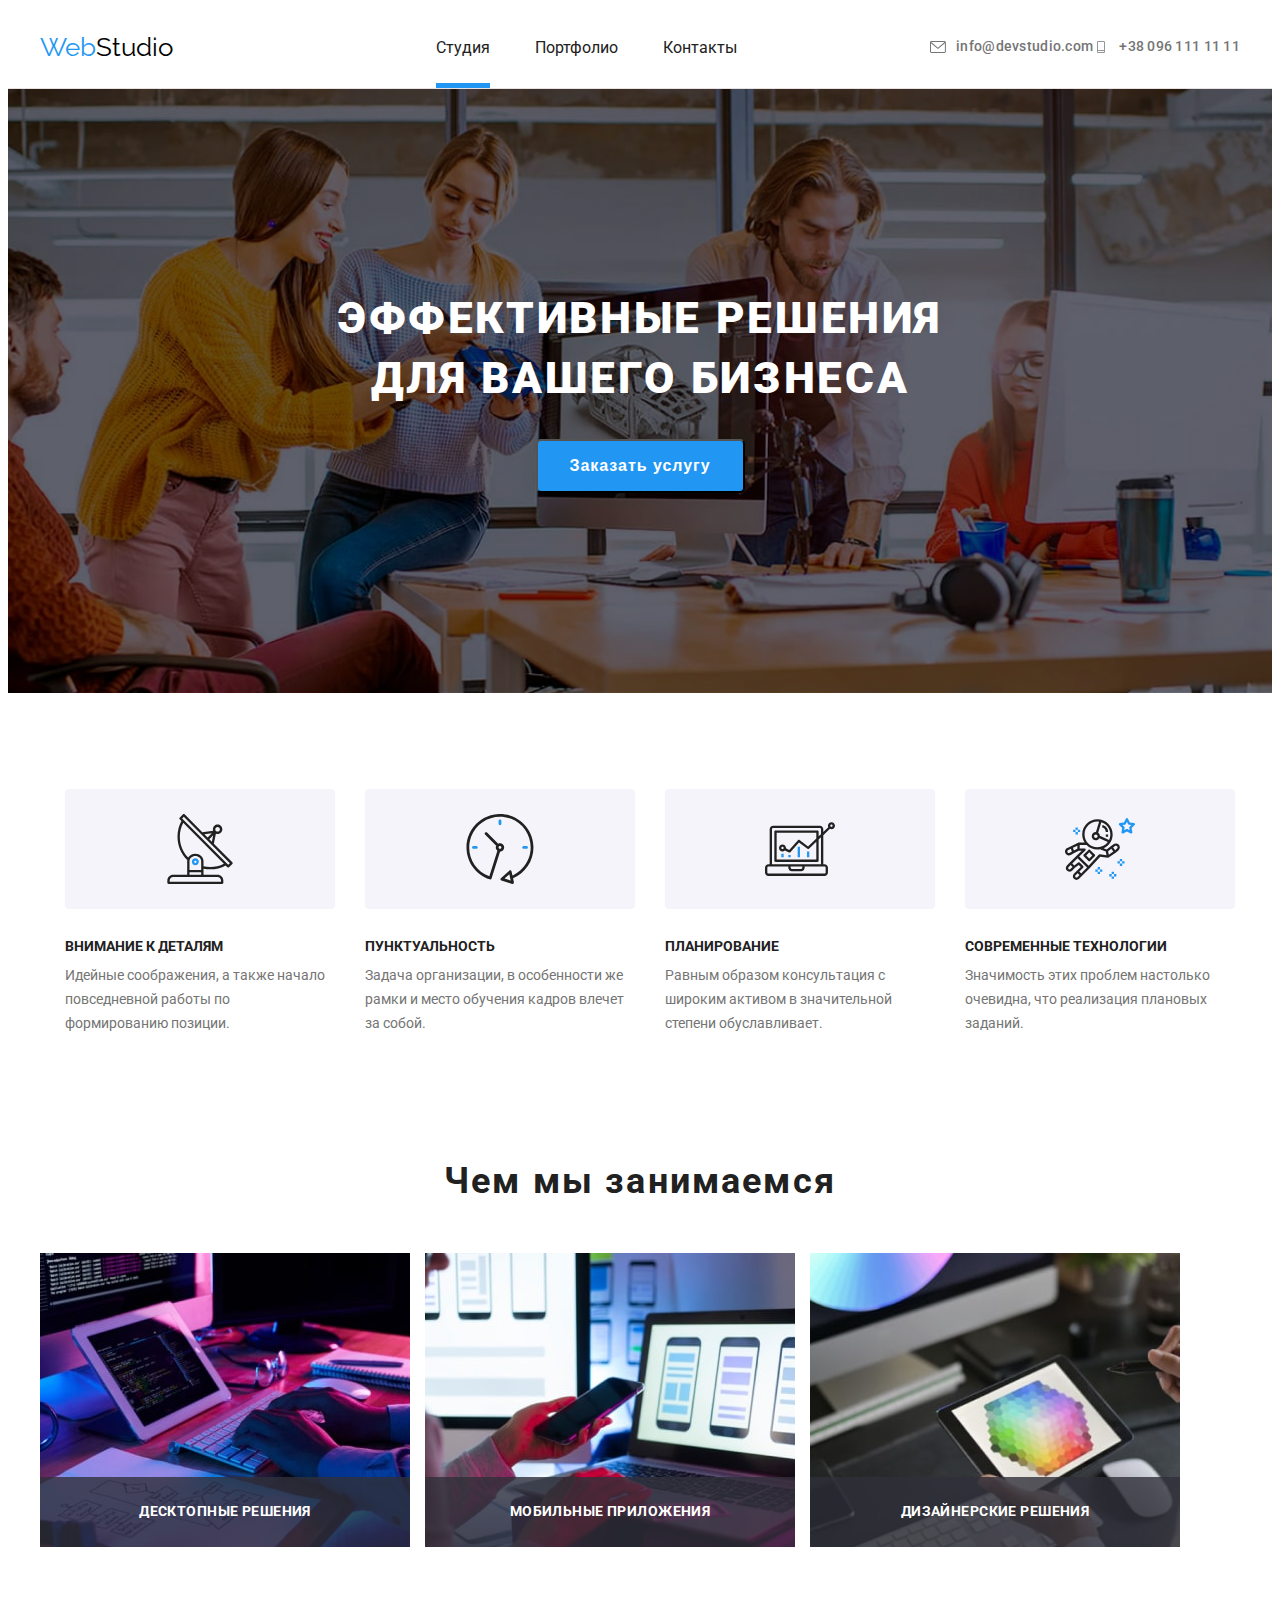
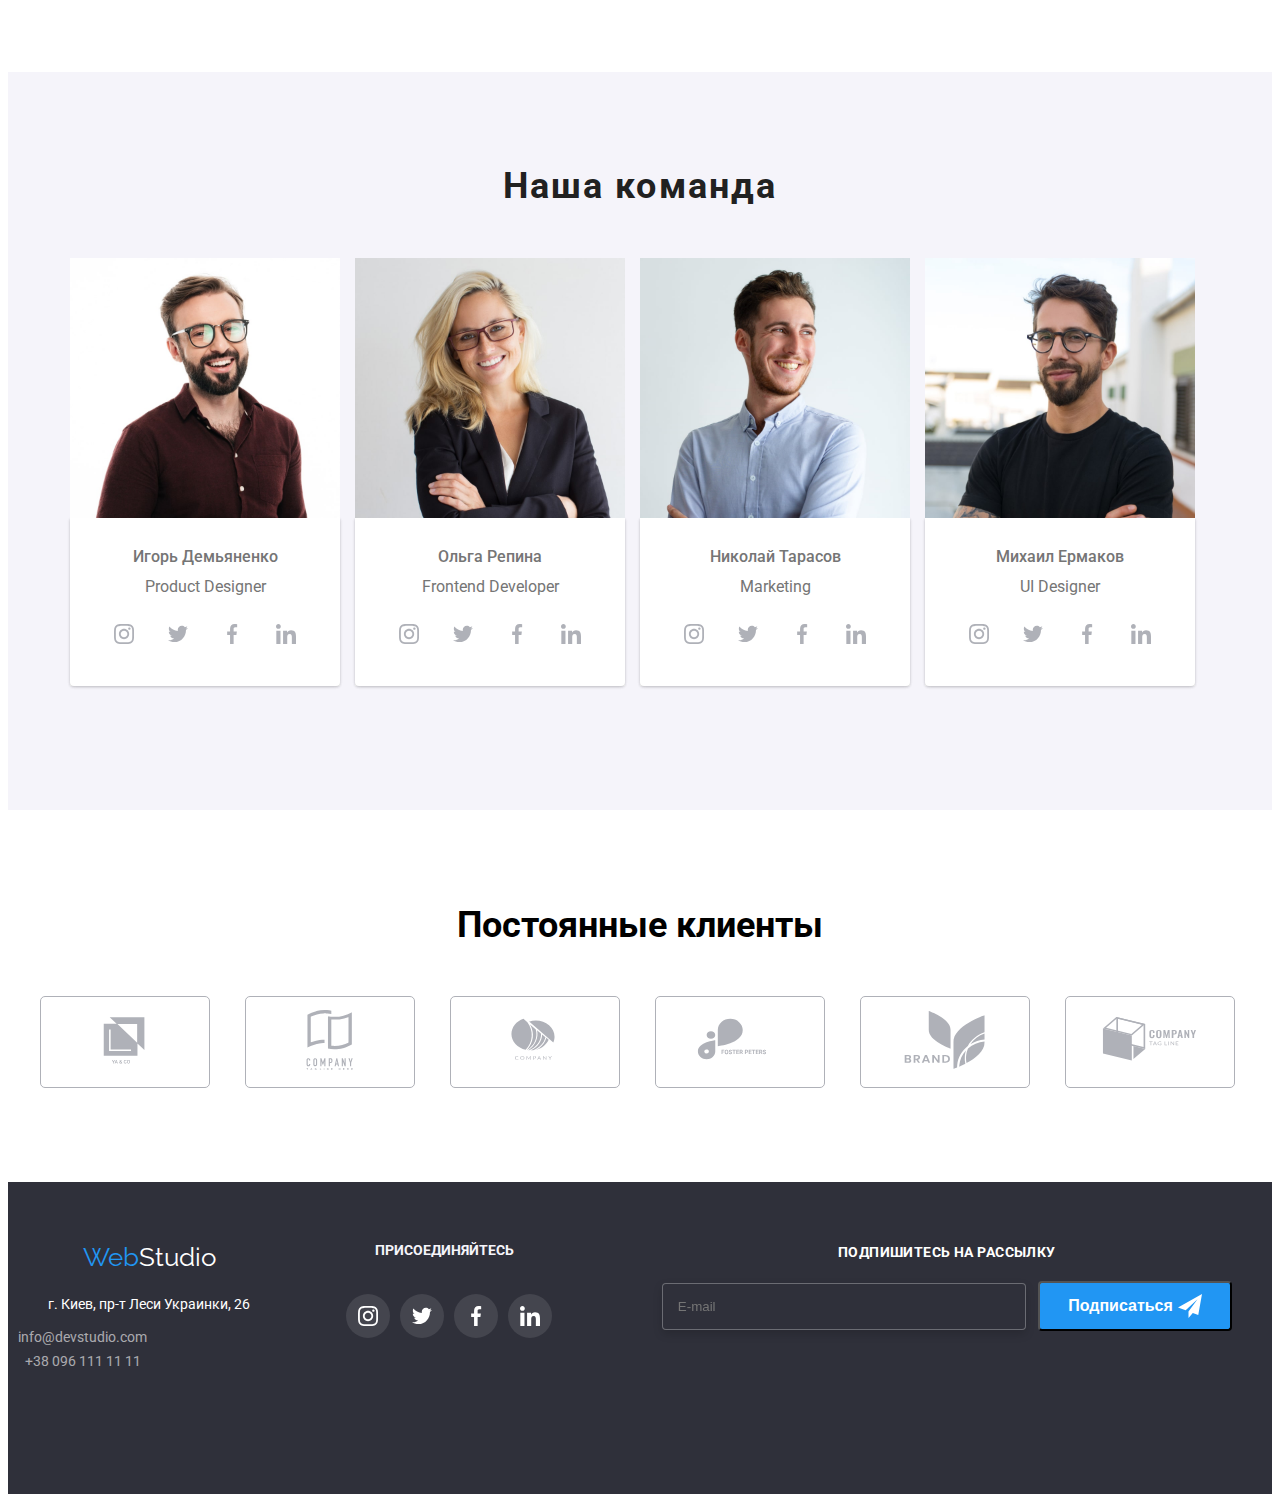
<file: index.html>
<!DOCTYPE html>
<html lang="ru">
<head>
    <meta charset="UTF-8">
    <meta http-equiv="X-UA-Compatible" content="IE=edge">
    <meta name="viewport" content="width=device-width, initial-scale=1.0">
    <title>Document</title>
    <link rel="preconnect" href="https://fonts.googleapis.com">
<link rel="preconnect" href="https://fonts.gstatic.com" crossorigin>
<link href="https://fonts.googleapis.com/css2?family=Raleway:wght@700&family=Roboto:wght@400;500;700;900&display=swap" rel="stylesheet">
<link rel="stylesheet" href="https://cdnjs.cloudflare.com/ajax/libs/modern-normalize/1.1.0/modern-normalize.min.css" integrity="sha512-wpPYUAdjBVSE4KJnH1VR1HeZfpl1ub8YT/NKx4PuQ5NmX2tKuGu6U/JRp5y+Y8XG2tV+wKQpNHVUX03MfMFn9Q==" crossorigin="anonymous" referrerpolicy="no-referrer" />
    <link rel="stylesheet" href="./css/style.css">
    <link rel="stylesheet" href="./css/main.min.css">
</head>
<body>
    <!--Шапка-->
    <header class="header">
       <div class="container headernav">
           <div class="site-navitems">
            <a href="" class="logo site-nav link"> <span class="span-logo">Web</span>Studio</a>
           </div>
        
            <nav class="navigation ">
                <ul class="site-nav list">
                     <li class="site-navitems link underline"> <a href="./index.html" class="current-page linkheader link">Студия</a></li>
                     <li class="site-navitems link underline" >  <a href= "./portfolio.html" class=" linkheader link">Портфолио</a></li>
                     <li class="site-navitems link underline"> <a href="" class=" linkheader  link">Контакты</a></li>
                </ul>
             </nav>    
               <div class="contact site-nav">
                   <ul class="contact-nav desktop list">
                       <li class="site-navitems tel"> 
                        
                           <a  href="mailto:info@devstudio.com" class="linkheader link">
                             <svg class="mail-icon" width="16" height="12"> 
                                 <use href="./images/sprite.svg#envelope"></use>
                             </svg>
                               info@devstudio.com</a></li>
                       <li class="site-navitems tel">
                         
                            <a href="tel:+38096111111" class="linkheader link">
                             <svg class="phone-icon" width="16" height="12"> 
                                 <use href="./images/sprite.svg#Vectorphone "></use>
                             </svg>
                                +38 096 111 11 11</a></li>
                   </ul>
                     
              </div>
              <button type="button" class="menu-open">
                
                <svg class="modal__mobile-icon" width="24" height="16"> 
                    <use href="./images/sprite.svg#Union-striped"></use>
                </svg>

              </button>
          
       </div>
       <div class="mob-menu is-hidden">
           <div class="container">
           <button type="button" class="menu-close">
            <svg class="modal__mobile-icon" width="25" height="25"> 
                <use href="./images/sprite.svg#close-black"></use>
            </svg>
           </button>
          
               
            <ul class="mob-menu-list list">
                <li class="mob-menu-item">
                    <a href="./index.html" class="mob-menu-link currentpage"> Студия</a>
                </li>
                <li class="mob-menu-item ">
                 <a href="./portfolio.html" class="mob-menu-link">Портфолио</a>
             </li>
             <li class="mob-menu-item">
                 <a href="" class="mob-menu-link"> Контакты</a>
             </li>
            </ul>

 
              <div class="mob-menu-bottom">
            <ul class="mob-contacts-list list">
             <li class="mob-contacts-item">
                 <a href="" class="mob-contacts-link mob-contacts-tel-link"> +38 096 111 11 11</a>
             </li>
             <li class="mob-contacts-item">
              <a href="" class="mob-contacts-link">info@devstudio.com</a>
          </li>
         </ul>
         
        <ul class="mob-social-list list">
            <li class="mob-social-item">
                <a href="" class="mob-social-link">Instagram </a>
            </li>
            <li class="mob-social-item">
             <a href="" class="mob-social-link">Twitter </a>
         </li>
         <li class="mob-social-item">
             <a href="" class="mob-social-link">Facebook </a>
         </li>
         <li class="mob-social-item">
            <a href="" class="mob-social-link">LinkedIn </a>
        </li>
        </ul>

           </div>

           

    </div>

        
       

       </div>
      
    </header>
    <main>
        <!-- Секция заговолок-->
           <section class="section">
               <h1 class="main__title">Эффективные решения <br> для вашего бизнеса</h1>
               <button type="button" class="main__button"data-modal-open> Заказать услугу</button>
               <div class="modal__backdrop is-hidden"data-modal>
                   <div class="modal__form">
                       <button type="button" class="modal__btn-modal-close"data-modal-close>
                        <div>
                            <svg class="modal__description-icon" width="18" height="18"> 
                                <use href="./images/sprite.svg#close-black"></use>
                            </svg>
                         </div>
                       </button>
                       

                      <!-- Форма -->
                      <form action="" class="form">
                        <b>Оставте свои даные, мы вам перезвоним</b>
                          <ul class="form__info">
                              <li class="form__contact">
                                  <label class="form__label-form" for="name"> Имя</label>
                                  <input class="form__input-form" type="text" name="name" id="name">
                                  <svg class="form__icon-form" width="18" height="18">
                                      <use href="./images/sprite.svg#person"></use>
                                  </svg>
                                  
                              </li>
                              <li class="form__contact">
                                <label class="form__label-form" for="tel"> Телефон</label>
                                <input class="form__input-form" type="tel" name="tel" id="tel">
                                <svg class="form__icon-form" width="18" height="18">
                                    <use href="./images/sprite.svg#tel"></use>
                                </svg>
                              </li>
                              <li class="form__contact" >
                                <label class="form__label-form" for="email"> Почта</label>
                                <input class="form__input-form" type="email" name="email" id="email">
                                <svg class="form__icon-form" width="18" height="18">
                                    <use href="./images/sprite.svg#email"></use>
                                </svg>
                              </li>
                              <li class="form__contact" >
                                <label for="comment" class="form__label-form">Комментарий</label>
                                <textarea class="form__textarea" name="comment" id="comment" placeholder="Введите текст"></textarea>
                              </li>

                          </ul>

                          <div class="checkbox-inform">
                            <input class="checkbox" type="checkbox" value="policy" name="policy" id="policy">
                            
                            <label class="checkbox-label" for="policy">Соглашаюсь с рассылкой и принимаю</label>
                            <a href=" "> Условия договора</a>
                        </div>
                          <button class="form__form-btn" type="submit">Отправить</button>
                      </form>

                   </div>
               </div>
           </section>

              <!-- Секция-описание -->
         <section class="servies"> 
             <div class="container">
                <h2 class="visually-hidden"> Услуги бизнеса</h2>
                <ul class="title-second list">
                   <li class="servies__li">
                     <div class="servies__icon-image" width="270"  height="120">
                        <svg class="servies__description-icon" width="70" height="70"> 
                            <use href="./images/sprite.svg#antenna"></use>
                        </svg>
                     </div>
                     <h3 class="title__second-title">Внимание к деталям</h3>
                        <p class="title__section-description" > Идейные соображения, а также начало повседневной работы по формированию позиции.</p>
                   </li>
                     <li class="servies__li" >
                        <div class="servies__icon-image" width="270"  height="120">
                            <svg class="servies__description-icon" width="70" height="70"> 
                                <use href="./images/sprite.svg#clock"></use>
                            </svg>
                         </div>
                     <h3 class="title__second-title">Пунктуальность</h3> 
                     <p class="title__section-description" > Задача организации, в особенности же рамки и место обучения кадров влечет за собой. </p>
                      </li>
                    <li class="servies__li" >
                        <div class="servies__icon-image" width="270"  height="120">
                            <svg class="servies__description-icon" width="70" height="70"> 
                                <use href="./images/sprite.svg#diagram"></use>
                            </svg>
                         </div>
                    <h3 class="title__second-title">Планирование</h3>
                    <p class="title__section-description">Равным образом консультация с широким активом в значительной степени обуславливает.</p>
                 </li>
                <li class="servies__li" >
                    <div class="servies__icon-image" width="270"  height="120">
                        <svg class="servies__description-icon" width="70" height="70"> 
                            <use href="./images/sprite.svg#astronaut"> </use>
                        </svg>
                     </div>
                    <h3 class="title__second-title" >Современные технологии</h3>
                    <p class="title__section-description" >Значимость этих проблем настолько очевидна, что реализация плановых заданий.</p>
                 </li>
                </ul>
             </div>
                
         </section>
           
          
       <!--Секция описание услуг-->
       <section class="imgsection">
           <div class=" container ">
            <h2 class=" section-title img" >Чем мы занимаемся</h2>
            <ul class=" imgtitle list">
                <li class="itemsimg"> <img src="./images/image1.jpg" alt="печатает на компе" width="370" height="294">
                <div class="overley-text">
                    <p>Десктопные решения</p>
                </div>
            </li>
                <li class="itemsimg" > <img src="./images/image2.jpg" alt="ввод даных" width="370" height="294">
                    <div class="overley-text">
                        <p>Мобильные приложения</p>
                    </div>
            </li>
                <li class="itemsimg" ><img src="./images/image3.jpg" alt="просмотр страниц" width="370" height="294">
                    <div class="overley-text">
                        <p>Дизайнерские решения</p>
                    </div>
            </li>
            </ul>
           </div>  
       </section>
       <!--Команда-->
       <section class="teamsection">
           <div class="container">
            <h2 class="section-title team">Наша команда</h2>
            <ul class="teamtitle list">
                <li class="itemsimg image" > 
                    <img src="./images/img1.jpg" alt="Игорь" width="270" height="260">
                    <div class="team__comanda">
                        <h3 class="team__second-title name">Игорь Демьяненко</h3>
                         <p class="team__page-name">Product Designer </p>
                         <ul class="team__icon-contacts">
                            <li class="team__icon-team"width="206" height="44">
                                <a href="" class="team__icon-team-link">
                                <svg class="team__iconteam" width="20" height="20">
                                 <use href="./images/sprite.svg#instagram"></use>
                             </svg></a>
                         </li>
                             <li class="team__icon-team"width="206" height="44">
                                <a href="" class="team__icon-team-link">
                                <svg class="team__iconteam" width="20" height="20">
                                 <use href="./images/sprite.svg#twitter"></use>
                             </svg></a>
                            </li>
 
                            <li class="team__icon-team"width="206" height="44">
                             <a href="" class="team__icon-team-link">
                             <svg class="team__iconteam" width="20" height="20">
                                 <use href="./images/sprite.svg#facebook"></use>
                             </svg></a>
                         </li> 
 
                         <li class="team__icon-team"width="206" height="44">
                             <a href="" class="team__icon-team-link">
                             <svg class="team__iconteam" width="20" height="20">
                                 <use href="./images/sprite.svg#linkedin"></use>
                             </svg></a>
                         </li>
                         </ul>
                        </div>
                    
                      </li>
                       <li class="itemsimg image">
                        <img src="./images/img2.jpg" alt="Ольга" width="270" height="260">
                        <div class="team__comanda"> 
                        <h3 class="second-title name">Ольга Репина</h3>
                      <p class="team__page-name" >Frontend Developer</p>
                      <ul class="team__icon-contacts">
                        <li class="team__icon-team"width="206" height="44">
                            <a href="" class="team__icon-team-link">
                            <svg class="team__iconteam" width="20" height="20">
                             <use href="./images/sprite.svg#instagram"></use>
                         </svg></a>
                     </li>
                   <li class="team__icon-team"width="206" height="44">
                            <a href="" class="team__icon-team-link">
                            <svg class="team__iconteam" width="20" height="20">
                             <use href="./images/sprite.svg#twitter"></use>
                         </svg></a>
                        </li>

                        <li class="team__icon-team"width="206" height="44">
                         <a href="" class="team__icon-team-link">
                         <svg class="team__iconteam" width="20" height="20">
                             <use href="./images/sprite.svg#facebook"></use>
                         </svg></a>
                     </li> 

                     <li class="team__icon-team"width="206" height="44">
                         <a href="" class="team__icon-team-link">
                         <svg class="team__iconteam" width="20" height="20">
                             <use href="./images/sprite.svg#linkedin"></use>
                         </svg></a>
                     </li>
                     </ul>
                     </div>
                     
                </li>
                <li class="itemsimg image">
                    <img src="./images/img3.jpg" alt="Николай" width="270" height="260">
                    <div class="team__comanda" >
                        <h3 class="second-title name">Николай Тарасов</h3>
                        <p class="team__page-name" >Marketing</p>
                        <ul class="team__icon-contacts">
                            <li class="team__icon-team"width="206" height="44">
                                <a href="" class="team__icon-team-link">
                                <svg class="team__iconteam" width="20" height="20">
                                 <use href="./images/sprite.svg#instagram"></use>
                             </svg>
                            </a>
                         </li>
                       <li class="team__icon-team"width="206" height="44">
                                <a href="" class="team__icon-team-link">
                                <svg class="team__iconteam" width="20" height="20">
                                 <use href="./images/sprite.svg#twitter"></use>
                             </svg>
                            </a>
                            </li>
 
                            <li class="team__icon-team"width="206" height="44">
                             <a href="" class="team__icon-team-link">
                             <svg class="team__iconteam" width="20" height="20">
                                 <use href="./images/sprite.svg#facebook"></use>
                             </svg></a>
                         </li> 
 
                         <li class="team__icon-team"width="206" height="44">
                             <a href="" class="team__icon-team-link">
                             <svg class="team__iconteam" width="20" height="20">
                                 <use href="./images/sprite.svg#linkedin"></use>
                             </svg></a>
                         </li>
                         </ul>

                    </div>
                      
                 </li>
                <li class="itemsimg image" >
                    <img src="./images/img4.jpg" alt="Михаил" width="270" height="260">
                    <div class="team__comanda" >
                        <h3 class="second-title name" >Михаил Ермаков</h3>
                       <p class="team__page-name">UI Designer</p>

                       <ul class="team__icon-contacts">
                           <li class="team__icon-team"width="206" height="44">
                               <a href="" class="team__icon-team-link">
                               <svg class="team__iconteam" width="20" height="20">
                                <use href="./images/sprite.svg#instagram"></use>
                               </svg></a>
                            </li>
                           <li class="team__icon-team" width="206" height="44">
                               <a href="" class="team__icon-team-link">
                               <svg class="team__iconteam" width="20" height="20">
                                <use href="./images/sprite.svg#twitter"></use>
                               </svg></a>
                           </li>

                           <li class="team__icon-team"width="206" height="44">
                                <a href="" class="team__icon-team-link">
                               <svg class="team__iconteam" width="20" height="20">
                                <use href="./images/sprite.svg#facebook"></use>
                               </svg></a>
                        </li> 

                        <li class="team__icon-team"width="206" height="44">
                            <a href="" class="team__icon-team-link">
                            <svg class="team__iconteam" width="20" height="20">
                                <use href="./images/sprite.svg#linkedin"></use>
                            </svg></a>
                        </li>
                        </ul>
                   </div>
                    </div>    
                  </li>
            </ul>
        </div>
       </section>
 
       <section class="clients">
           <div class="container">
            <h2 class="title-section-title team titleclient">Поcтоянные клиенты</h2>
            <ul class="client__section">
                <li class="client__list">
                 <button class="client__icon-button"></a>
                  <svg class="client__icon" width="106" height="60"> 
                  <use href="./images/sprite.svg#Logo-YACO"> </use>
                  </svg>
                </li>
                <li class="client__list" >
                 <button class="client__icon-button">
                  <svg class="client__icon" width="106" height="60"> 
                  <use href="./images/sprite.svg#groupcompanytagline"> </use>
                  </svg>
                </li>
 
                <li class="client__list">
                  <button class="client__icon-button">
                  <svg class="client__icon" width="106" height="60"> 
                  <use href="./images/sprite.svg#Logocomp"> </use>
                  </svg>
                </li>
 
                <li class="client__list" >
                 <button class="client__icon-button">
                  <svg class="client__icon" width="106" height="60"> 
                  <use href="./images/sprite.svg#Logofoster"> </use>
                  </svg>
                </li>
 
                <li class="client__list" >
                 <button class="client__icon-button">
                  <svg class="client__icon" width="106" height="60"> 
                  <use href="./images/sprite.svg#groupbrand"> </use>
                  </svg>
                </li>
 
                <li class="client__list" >
                 <button class="client__icon-button">
                  <svg class="client__icon" width="106" height="60"> 
                  <use href="./images/sprite.svg#Logocompany"> </use>
                  </svg>
                </li>
                
            </ul>
           </div>
       </section>
    </main>

    <!-- Подвал-->
    <footer class=" footer">
        <div class="container">
          <div class="footer__listlogo">
              <div class="footer__logolistfooter">
                 <a href=""class="footer__logo"> <span class="footer__span-logo">Web</span>Studio</a>
                   <address class=" footer__adress footer-list">
                   <a href="https://goo.gl/maps/pzxFoQpz3jLBa3jg6" target="blank" rel="noopener norefferrer" class="footer__address">г. Киев, пр-т Леси Украинки, 26</a>
                  </address>

                 <div class="footer-list">
                      <ul class="contact__navfooter list" >
                        <li> <a href="mailto:info@devstudio.com"class="contact__tellfooter link">info@devstudio.com</a></li>
                       <li > <a href="tel:+38096111111"class=" contact__tellfooter link">+38 096 111 11 11</a></li>
                      </ul> 
                  </div>

                </div>       
              <div class="footer-links__iconfooter">
                <h2 class="footer-links__title-footer">Присоединяйтесь</h2>
                <ul class="footer-links__icon-contacts">
                    <li class="footer-links__icon-teamfooter"width="206" height="44">
                        <a href="" class="footer-links__icon-teamfooter-link">
                        <svg class="footer-links__iconteam" width="20" height="20">
                         <use href="./images/sprite.svg#instagram"></use>
                        </svg></a>
                     </li>
                    <li class="footer-links__icon-teamfooter" width="206" height="44">
                        <a href="" class="footer-links__icon-teamfooter-link">
                        <svg class="footer-links__iconteam" width="20" height="20">
                         <use href="./images/sprite.svg#twitter"></use>
                        </svg></a>
                    </li>
    
                    <li class="footer-links__icon-teamfooter"width="206" height="44">
                         <a href="" class="footer-links__icon-teamfooter-link">
                        <svg class="footer-links__iconteam" width="20" height="20">
                         <use href="./images/sprite.svg#facebook"></use>
                        </svg></a>
                 </li> 
    
                 <li class="footer-links__icon-teamfooter"width="206" height="44">
                     <a href="" class="footer-links__icon-teamfooter-link">
                     <svg class="footer-links__iconteam" width="20" height="20">
                         <use href="./images/sprite.svg#linkedin"></use>
                     </svg></a>
                 </li>
                 </ul>
           </div>
           <!--Форма подписки-->
        <div class="subscribe ">
            <b>Подпишитесь на рассылку</b>
            <div class="subscribe-input">
                <input type="email" name="email" placeholder="E-mail" class="sub-field">
                 <button class="subscribe-btn">Подписаться</button>
            </div>
        </div>  


        </div>

      
       
    </footer>
  <script src="./js/modal.js"></script>
  <script src="./js/menu.js"></script>

</body>

</html>
</file>
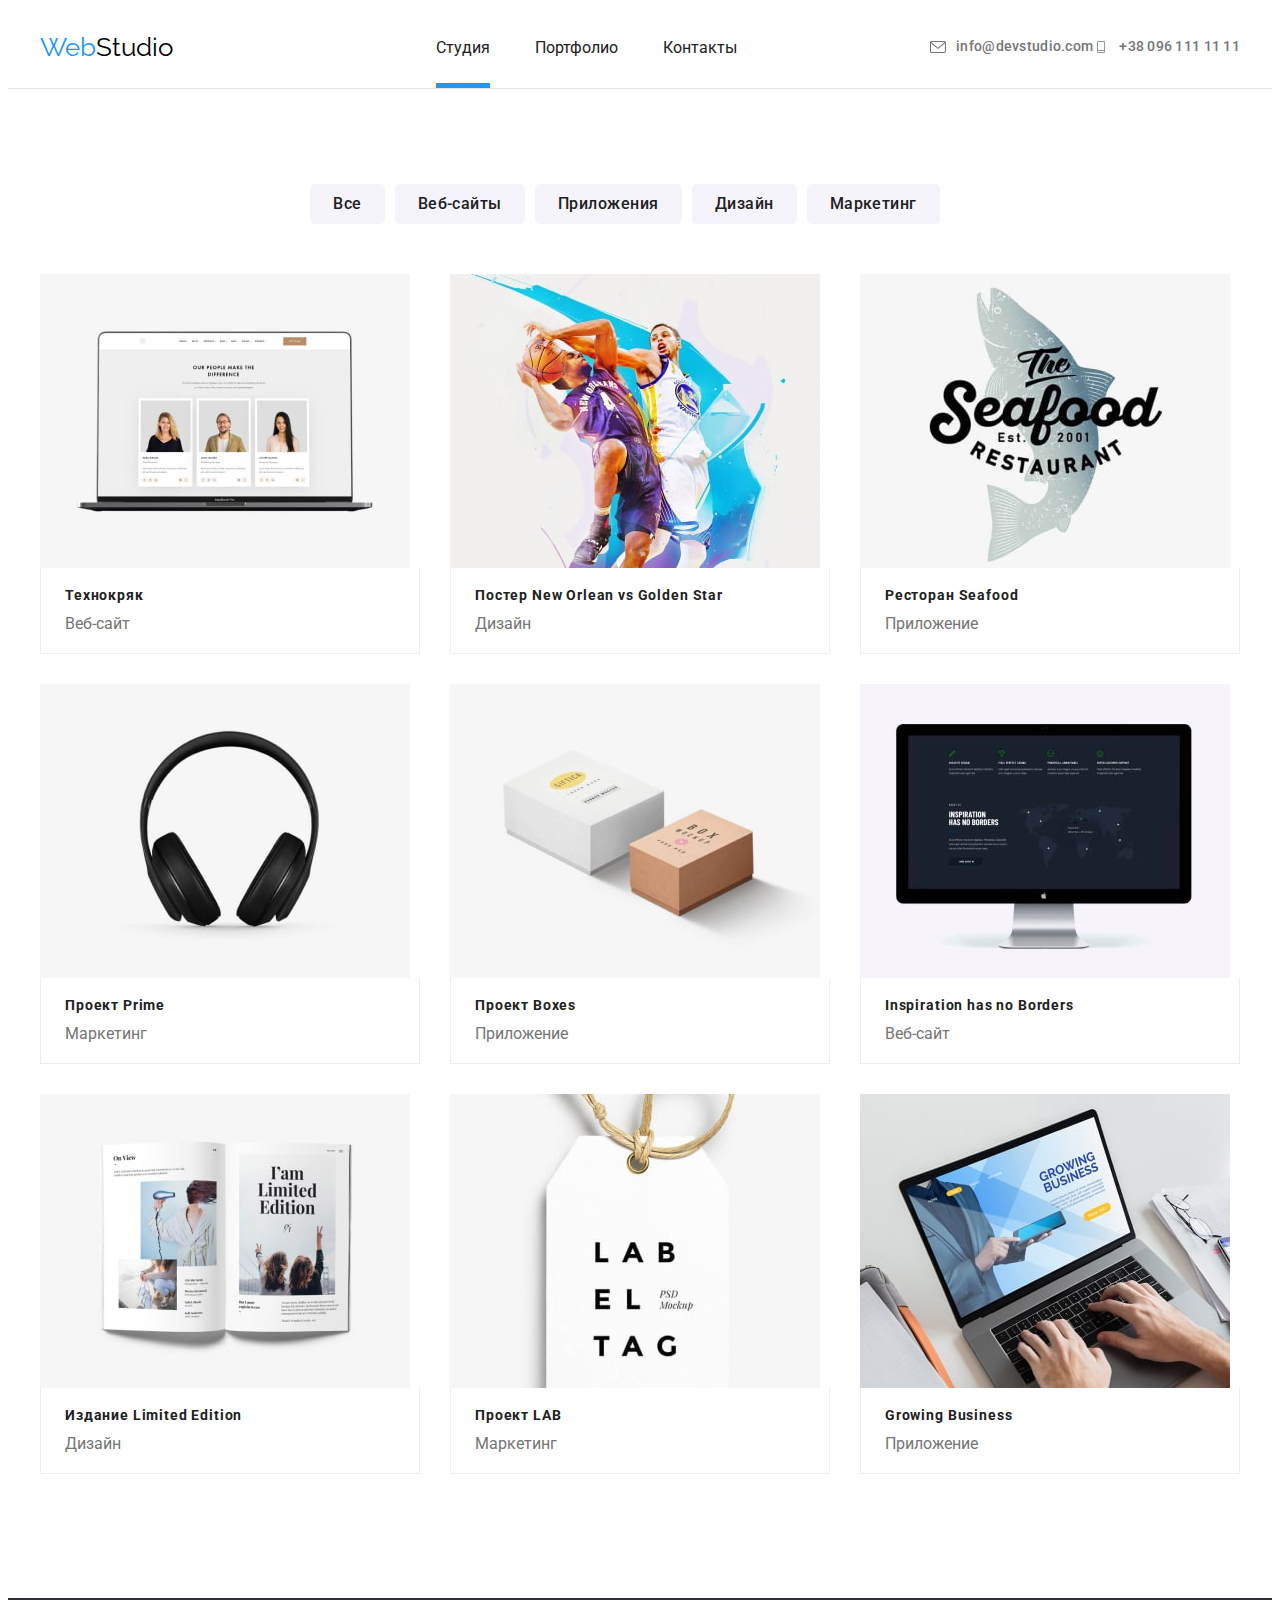
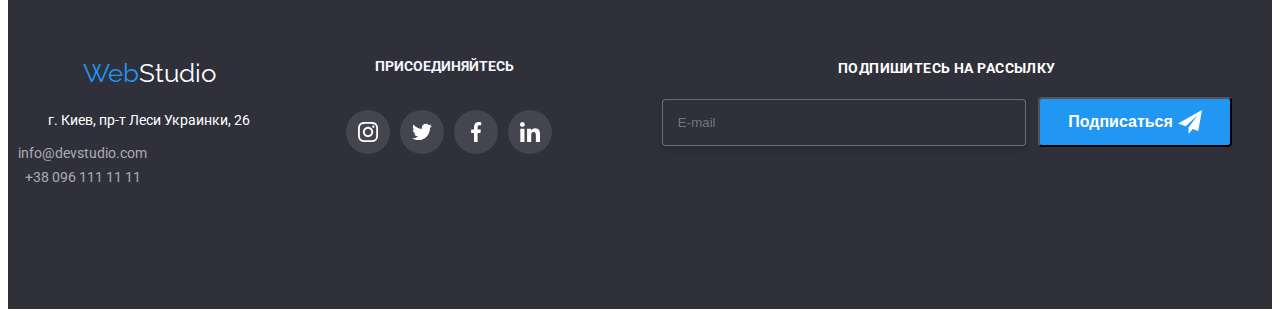
<file: portfolio.html>
<!DOCTYPE html>
<html lang="ru">
<head>
    <meta charset="UTF-8">
    <meta http-equiv="X-UA-Compatible" content="IE=edge">
    <meta name="viewport" content="width=device-width, initial-scale=1.0">
    <title>Document</title>
    <link rel="stylesheet" href="https://cdnjs.cloudflare.com/ajax/libs/modern-normalize/1.1.0/modern-normalize.min.css" integrity="sha512-wpPYUAdjBVSE4KJnH1VR1HeZfpl1ub8YT/NKx4PuQ5NmX2tKuGu6U/JRp5y+Y8XG2tV+wKQpNHVUX03MfMFn9Q==" crossorigin="anonymous" referrerpolicy="no-referrer" />
    <link rel="preconnect" href="https://fonts.googleapis.com">
<link rel="preconnect" href="https://fonts.gstatic.com" crossorigin>
<link href="https://fonts.googleapis.com/css2?family=Raleway:wght@700&family=Roboto:wght@400;500;700;900&display=swap" rel="stylesheet">
    <link rel="stylesheet" href="./css/main.css">
</head>
<body>
    <!--Шапка-->
    <header class="header">
        <div class="container headernav">
            <div class="site-navitems">
             <a href="" class="logo site-nav link"> <span class="span-logo">Web</span>Studio</a>
            </div>
         
             <nav class="navigation ">
                 <ul class="site-nav list">
                      <li class="site-navitems link underline"> <a href="./index.html" class="current-page linkheader link">Студия</a></li>
                      <li class="site-navitems link underline" >  <a href= "./portfolio.html" class=" linkheader link">Портфолио</a></li>
                      <li class="site-navitems link underline"> <a href="" class=" linkheader  link">Контакты</a></li>
                 </ul>
              </nav>    
                <div class="contact site-nav">
                    <ul class="contact-nav desktop list">
                        <li class="site-navitems tel"> 
                         
                            <a  href="mailto:info@devstudio.com" class="linkheader link">
                              <svg class="mail-icon" width="16" height="12"> 
                                  <use href="./images/sprite.svg#envelope"></use>
                              </svg>
                                info@devstudio.com</a></li>
                        <li class="site-navitems tel">
                          
                             <a href="tel:+38096111111" class="linkheader link">
                              <svg class="phone-icon" width="16" height="12"> 
                                  <use href="./images/sprite.svg#Vectorphone "></use>
                              </svg>
                                 +38 096 111 11 11</a></li>
                    </ul>
                      
               </div>
               <button type="button" class="menu-open">
                 
                 <svg class="modal__mobile-icon" width="24" height="16"> 
                     <use href="./images/sprite.svg#Union-striped"></use>
                 </svg>
 
               </button>
           
        </div>
        <div class="mob-menu is-hidden">
            <div class="container">
            <button type="button" class="menu-close">
             <svg class="modal__mobile-icon" width="25" height="25"> 
                 <use href="./images/sprite.svg#close-black"></use>
             </svg>
            </button>
           
                
             <ul class="mob-menu-list list">
                 <li class="mob-menu-item">
                     <a href="./index.html" class="mob-menu-link"> Студия</a>
                 </li>
                 <li class="mob-menu-item ">
                  <a href="./portfolio.html" class="mob-menu-link">Портфолио</a>
              </li>
              <li class="mob-menu-item">
                  <a href="" class="mob-menu-link"> Контакты</a>
              </li>
             </ul>
 
  
               <div class="mob-menu-bottom">
             <ul class="mob-contacts-list list">
              <li class="mob-contacts-item">
                  <a href="" class="mob-contacts-link mob-contacts-tel-link"> +38 096 111 11 11</a>
              </li>
              <li class="mob-contacts-item">
               <a href="" class="mob-contacts-link">info@devstudio.com</a>
           </li>
          </ul>
          
         <ul class="mob-social-list list">
             <li class="mob-social-item">
                 <a href="" class="mob-social-link">Instagram </a>
             </li>
             <li class="mob-social-item">
              <a href="" class="mob-social-link">Twitter </a>
          </li>
          <li class="mob-social-item">
              <a href="" class="mob-social-link">Facebook </a>
          </li>
          <li class="mob-social-item">
             <a href="" class="mob-social-link">LinkedIn </a>
         </li>
         </ul>
 
            </div>
 
     </div>
 
        </div>
       
     </header>
    <!--Портфолио-->
    <main>
        <section class="portfolio-section">
           <div class="container">
            <h1 class="visually-hidden">Портфолио</h1>
            <ul class="button-list list">
                <li class="btnli">
                    <button type="button" class="btnlist">Все</button>
                </li>
                <li class="btnli">
                    <button type="button" class="btnlist">Веб-сайты</button>
                </li>
                <li class="btnli" >
                    <button type="button" class="btnlist" >Приложения</button>
                </li>
                <li class="btnli" >
                    <button type="button" class="btnlist">Дизайн</button>
                </li>
                <li class="btnli" >
                    <button type="button" class="btnlist">Маркетинг</button>
                </li>
            </ul>
           </div>
          <div class="container">
            <ul class="portfolio-list list">
                <li class="card portfolioli">
                    <div class="portcard">
                        <a href="" class="porfoliolink"></a>
                        <img class="pictureport"src="./portfolimg/imgmin1.jpg" alt="портфолио" width="370" height="294">
                        <div class="text-information">
                            <p>Технокряк это современная площадка распространения коронавируса.
                                 Компании используют эту платформу для цифрового шпионажа и атак
                                  на защищённые сервера конкурентов.</p>
                        </div>
                    </div>
                     
                    <div class="cardli">
                        <h2  class="section-title">Технокряк</h2>
                        <p class="page-name cards">Веб-сайт</p>
                    </div>
                    
                </li>
                <li class="card portfolioli">
                    <div class="portcard">
                        <a href="" class="porfoliolink"></a>
                        <img class="pictureport"src="./portfolimg/imgmin2.jpg" alt="баскетболисты" width="370" height="294"  >
                        <div class="text-information">
                            <p>Технокряк это современная площадка распространения коронавируса.
                                 Компании используют эту платформу для цифрового шпионажа и атак
                                  на защищённые сервера конкурентов.</p>
                        </div>
                    </div>
                  
                    <div class="cardli">
                        <h2 class="section-title" >Постер New Orlean vs Golden Star</h2>
                        <p class="page-name cards">Дизайн</p>
                    </div>
                   
                </li>
                <li class="card portfolioli" >
                    <div class="portcard" >
                        <a href="" class="porfoliolink"></a>
                        <img class="pictureport"src="./portfolimg/imgmin3.jpg" alt="морская еда" width="370" height="294">
                        <div class="text-information">
                            <p>Технокряк это современная площадка распространения коронавируса.
                                 Компании используют эту платформу для цифрового шпионажа и атак
                                  на защищённые сервера конкурентов.</p>
                        </div>
                    </div>
                   
                    <div class="cardli">
                        <h2  class="section-title">Ресторан Seafood</h2>
                        <p class="page-name cards" >Приложение</p>
                    </div>
                   
                </li>
                <li class="card portfolioli">
                    <div class="portcard" >
                        <a href="" class="porfoliolink"></a>
                        <img class="pictureport" src="./portfolimg/imgmin4.jpg" alt="наушники" width="370" height="294">
                        <div class="text-information">
                            <p>Технокряк это современная площадка распространения коронавируса.
                                 Компании используют эту платформу для цифрового шпионажа и атак
                                  на защищённые сервера конкурентов.</p>
                        </div>
                    </div>
                   
                    <div class="cardli">
                        <h2 class="section-title" >Проект Prime</h2>
                        <p class="page-name cards " >Маркетинг</p>
                    </div>
                    
                </li>
                <li class="card portfolioli" >
                    <div class="portcard" >
                        <a href="" class="porfoliolink"></a>
                        <img class="pictureport" src="./portfolimg/imgmin5.jpg" alt="коробки" width="370" height="294">
                        <div class="text-information">
                            <p>Технокряк это современная площадка распространения коронавируса.
                                 Компании используют эту платформу для цифрового шпионажа и атак
                                  на защищённые сервера конкурентов.</p>
                        </div>
                    </div>
                    
                    <div class="cardli" >
                        <h2 class="section-title" >Проект Boxes</h2>
                        <p class="page-name cards ">Приложение</p>
                    </div>
                    
                </li>
                <li class="card portfolioli" >
                    <div class="portcard" >
                        <a href="" class="porfoliolink"></a>
                        <img class="pictureport" src="./portfolimg/imgmin6.jpg" alt="компютер" width="370" height="294">
                        <div class="text-information">
                            <p>Технокряк это современная площадка распространения коронавируса.
                                 Компании используют эту платформу для цифрового шпионажа и атак
                                  на защищённые сервера конкурентов.</p>
                        </div>
                    </div>
                   
                    <div class="cardli">
                        <h2 class="section-title">Inspiration has no Borders</h2>
                        <p class="page-name cards" >Веб-сайт</p>
                    </div>
                    
                </li>
                <li class="card portfolioli" >
                    <div class="portcard" >
                        <a href="" class="porfoliolink"></a>  
                        <img class="pictureport" src="./portfolimg/imgmin7.jpg" alt="книга" width="370" height="294">
                        <div class="text-information">
                            <p>Технокряк это современная площадка распространения коронавируса.
                                 Компании используют эту платформу для цифрового шпионажа и атак
                                  на защищённые сервера конкурентов.</p>
                        </div>
                    </div>
                    
                    <div class="cardli">
                        <h2 class="section-title" >Издание Limited Edition</h2>
                        <p class="page-name cards">Дизайн</p>
                    </div>
                    
                </li>
                <li class="card portfolioli" >
                    <div class="portcard" >
                        <a href="" class="porfoliolink"></a>
                        <img class="pictureport" src="./portfolimg/imgmin8.jpg" alt="лейбел" width="370" height="294">
                        <div class="text-information">
                            <p>Технокряк это современная площадка распространения коронавируса.
                                 Компании используют эту платформу для цифрового шпионажа и атак
                                  на защищённые сервера конкурентов.</p>
                        </div>
                    </div>
                    
                    <div class="cardli" >
                        <h2 class="section-title" >Проект LAB</h2>
                        <p class="page-name cards" >Маркетинг</p>
                    </div>
                   
                </li>
                <li class="card portfolioli">
                    <div class="portcard">
                        <a href="" class="porfoliolink"></a>
                        <img class="pictureport" src="./portfolimg/imgmin9.jpg" alt="печатает на компе" width="370" height="294">
                        <div class="text-information">
                            <p>Технокряк это современная площадка распространения коронавируса.
                                 Компании используют эту платформу для цифрового шпионажа и атак
                                  на защищённые сервера конкурентов.</p>
                        </div>
                    </div>
                    
                    <div class="cardli" >
                        <h2 class="section-title" >Growing Business</h2>
                        <p class="page-name cards " >Приложение</p>
                    </div>
                  
                </li>
            </ul>  

          </div>
           
        </section>
    </main>
    <!-- Подвал-->
    <footer class=" footer">
        <div class="container">
            <div class="footer__listlogo">
                <div class="footer__logolistfooter">
                  <a href=""class="footer__logo"> <span class="footer__span-logo">Web</span>Studio</a>
                  <address class=" footer__adress footer-list">
                     <a href="https://goo.gl/maps/pzxFoQpz3jLBa3jg6" target="blank" rel="noopener norefferrer" class="footer__address">г. Киев, пр-т Леси Украинки, 26</a>
                    </address>
                   <div class="footer-list">
                  <ul class="contact__navfooter list" >
                    <li> <a href="mailto:info@devstudio.com"class="contact__tellfooter link">info@devstudio.com</a></li>
                    <li > <a href="tel:+38096111111"class=" contact__tellfooter link">+38 096 111 11 11</a></li>
                     </ul> 
             </div>
                </div>       
                <div class="footer-links__iconfooter">
                  <h2 class="footer-links__title-footer">Присоединяйтесь</h2>
                  <ul class="footer-links__icon-contacts">
                      <li class="footer-links__icon-teamfooter"width="206" height="44">
                          <a href="" class="footer-links__icon-teamfooter-link">
                          <svg class="footer-links__iconteam" width="20" height="20">
                           <use href="./images/sprite.svg#instagram"></use>
                          </svg></a>
                       </li>
                      <li class="footer-links__icon-teamfooter" width="206" height="44">
                          <a href="" class="footer-links__icon-teamfooter-link">
                          <svg class="footer-links__iconteam" width="20" height="20">
                           <use href="./images/sprite.svg#twitter"></use>
                          </svg></a>
                      </li>
      
                      <li class="footer-links__icon-teamfooter"width="206" height="44">
                           <a href="" class="footer-links__icon-teamfooter-link">
                          <svg class="footer-links__iconteam" width="20" height="20">
                           <use href="./images/sprite.svg#facebook"></use>
                          </svg></a>
                   </li> 
      
                   <li class="footer-links__icon-teamfooter"width="206" height="44">
                       <a href="" class="footer-links__icon-teamfooter-link">
                       <svg class="footer-links__iconteam" width="20" height="20">
                           <use href="./images/sprite.svg#linkedin"></use>
                       </svg></a>
                   </li>
                   </ul>
             </div>
             <!--Форма подписки-->
          <div class="subscribe ">
              <b>Подпишитесь на рассылку</b>
              <div class="subscribe-input">
                  <input type="email" name="email" placeholder="E-mail" class="sub-field">
                   <button class="subscribe-btn">Подписаться</button>
              </div>
          </div>  
  
  
          </div>
  
    </footer>
    <script src="./js/menu.js"></script>
    
</body>
</file>
<file: css/style.css>
/*  HEADER/
     /*NAV*/

 

    /* SECTION-MAIN*/
    
    
    
   
    
    
    /* Постоянные клиенты */
   



    /* FOOTER*/

   
   
    
    /* PORTFOLIO*/
</file>
<file: css/main.css>
@charset "UTF-8";
:root {
  --title-white-color:#FFFFFF;
  --title-black-color:#212121;
  --link-blue-color: #2196F3;
  --logo-black-color:#000000;
  --text-gray-color:#757575;
}

body {
  background-color: var(--title-white-color);
  color: var(--text-gray-color);
  font-family: Roboto, sans-serif;
}

body h1, body h2, body h3, body p {
  margin: 0;
  padding: 0;
}

body ul {
  margin: 0;
  padding: 0;
}

body img {
  display: block;
}

.visually-hidden {
  width: 1px;
  height: 1px;
  overflow: hidden;
  padding: 0;
}

.header .logo {
  color: var(--logo-black-color);
  font-family: Raleway;
  font-size: 26px;
  line-height: 1.19;
  text-decoration: none;
}

.header .span-logo {
  color: var(--link-blue-color);
}

.header .span-logo:hover {
  color: var(--logo-black-color);
  transition: color 250ms cubic-bezier(0.4, 0, 0.2, 1);
}

.logo {
  display: inline-block;
}

.logo:hover {
  color: var(--link-blue-color);
  transition: color 250ms cubic-bezier(0.4, 0, 0.2, 1);
}

.footer__listlogo {
  text-align: center;
  justify-content: center;
}

@media screen and (min-width: 769px) {
  .footer__listlogo {
    display: flex;
    flex-wrap: wrap;
    justify-content: space-around;
  }
}

.footer .footer__logo {
  color: var(--title-white-color);
  font-family: Raleway;
  font-size: 26px;
  line-height: 1.19;
  text-decoration: none;
  display: inline-block;
}

.footer .footer__logo:hover {
  color: var(--link-blue-color);
}

.footer .footer__span-logo {
  color: var(--link-blue-color);
  transition: color 250ms cubic-bezier(0.4, 0, 0.2, 1);
}

.footer .footer__span-logo:hover {
  color: var(--title-white-color);
}

.container {
  width: 100%;
  padding-left: 15px;
  padding-right: 15px;
  margin-left: auto;
  margin-right: auto;
}

@media screen and (min-width: 480px) {
  .container {
    max-width: 480px;
  }
}

@media screen and (min-width: 768px) {
  .container {
    max-width: 768px;
  }
}

@media screen and (min-width: 1200px) {
  .container {
    max-width: 1200px;
  }
}

.header {
  padding-top: 16px;
  padding-bottom: 16px;
  border-bottom: 1px solid #e7e1e1;
}

@media screen and (min-width: 768px) {
  .header {
    padding-top: 24px;
    padding-bottom: 25px;
  }
}

.headernav {
  display: flex;
  justify-content: space-between;
  align-items: center;
}

.list {
  list-style: none;
}

.link {
  text-decoration: none;
}

.current-page {
  text-decoration: none;
  position: relative;
  color: var(--link-blue-color);
}

.current-page::after {
  display: inline-block;
  position: absolute;
  top: 45px;
  left: 0;
  /*изменить на right:0;, чтобы изменить направление подчёркивания */
  width: 100%;
  /*задаём длинну линии до наведения курсора*/
  height: 5px;
  /*задаём ширину линии*/
  background-color: var(--link-blue-color);
  /*задаём цвет линии*/
  content: "";
}

.contact-nav {
  font-weight: 500;
  font-size: 14px;
  line-height: 1.14;
  letter-spacing: 0.02em;
  text-decoration: none;
}

@media screen and (min-width: 678px) {
  .contact-nav {
    display: flex;
    justify-content: flex-end;
  }
}

@media screen and (max-width: 1199px) {
  .contact-nav {
    display: flex;
    justify-content: space-around;
    flex-direction: column;
  }
}

@media screen and (min-width: 1200px) {
  .contact-nav {
    display: flex;
    justify-content: space-around;
  }
}

.navigation {
  display: none;
}

@media screen and (min-width: 768px) {
  .navigation {
    display: flex;
    margin-left: 70px;
  }
}

.navigation .site-nav :not(:last-child) {
  margin-right: 45px;
}

@media screen and (win-width: 1200px) {
  .tel :not(:last-child) {
    margin-right: 45px;
  }
}

.contact {
  display: none;
}

@media screen and (min-width: 768px) {
  .contact {
    display: block;
    align-items: baseline;
  }
}

.site-nav .link {
  color: var(--title-black-color);
  display: flex;
  transition: color 250ms cubic-bezier(0.4, 0, 0.2, 1);
}

@media screen and (max-width: 1199px) {
  .contact-nav {
    display: none;
  }
}

.contact-nav .link {
  color: #757575;
  font-style: 400;
  font-weight: 500;
  font-size: 14px;
  line-height: 1.14;
  transition: color 250ms cubic-bezier(0.4, 0, 0.2, 1);
}

.site-nav .link:hover,
.site-nav .link:focus {
  color: var(--link-blue-color);
}

.contact-nav .link:hover,
.contact-nav .link:focus {
  color: var(--link-blue-color);
}

.mail-icon, .phone-icon {
  display: flex;
}

.mail-icon,
.phone-icon {
  display: flex;
  fill: currentColor;
  margin-right: 10px;
}

.link, .mail-icon, .phone-icon {
  align-items: center;
}

@media screen and (min-width: 769px) {
  .link, .mail-icon, .phone-icon {
    display: flex;
  }
}

.menu-open, .menu-close {
  width: 40px;
  height: 40px;
  border: none;
  display: flex;
  justify-content: center;
  align-items: center;
  cursor: pointer;
  background-color: transparent;
}

.menu-open:hover, .menu-open:focus, .menu-close:hover, .menu-close:focus {
  fill: #2196F3;
}

.menu-open:hover .modal__mobile-icon {
  background-color: #2196F3;
}

.menu-close {
  position: absolute;
  right: 15px;
  top: -37px;
}

@media screen and (min-width: 768px) {
  .menu-open {
    display: none;
  }
}

.mob-menu {
  position: fixed;
  background-color: #ffffff;
  width: 100vw;
  top: 0;
  height: 100vh;
  padding-top: 48px;
  padding-bottom: 48px;
}

.mob-menu .container {
  position: relative;
  height: 100%;
  min-height: 400px;
}

@media screen and (min-width: 768px) {
  .mob-menu {
    display: none;
  }
}

.mob-menu-bottom {
  position: absolute;
  bottom: 0;
}

.mob-menu-item:not(:last-child) {
  margin-bottom: 32px;
}

.mob-menu-item .mob-menu-link {
  font-weight: 500;
  font-style: 40px;
  line-height: calc(47 / 40);
  text-align: center;
  letter-spacing: 0.02em;
  color: #212121;
  text-decoration: none;
}

.mob-menu-item .mob-menu-link:hover, .mob-menu-item .mob-menu-link:focus {
  color: #2196F3;
}

.mob-contacts-list {
  margin-bottom: 64px;
}

.mob-contacts-item:not(:last-child) {
  margin-bottom: 32px;
}

.currentpage {
  text-decoration: none;
  position: relative;
  color: var(--link-blue-color);
}

.mob-contacts-link {
  font-weight: 500;
  font-style: 24px;
  line-height: calc(28 / 24);
  letter-spacing: 0.02em;
  color: #757575;
  text-decoration: none;
}

.mob-contacts-link:hover, .mob-contacts-link:focus {
  color: #2196F3;
}

.mob-contacts-tel-link {
  font-size: 34px;
  color: #2196F3;
  line-height: calc(40 / 34);
}

.mob-social-list {
  display: flex;
}

.mob-social-item:not(:last-child) {
  margin-right: 10px;
}

.mob-social-item:not(:last-child) .mob-social-link {
  border-right: 1px solid rgba(33, 33, 33, 0.2);
  padding-right: 10px;
}

.mob-social-link {
  font-weight: 500;
  font-size: 18px;
  line-height: 1.22;
  letter-spacing: 0.02em;
  color: #2196F3;
  text-decoration: none;
  border-right: 1px solid rgba(33, 33, 33, 0.2);
  padding-right: 10px;
}

.mob-menu.is-hidden {
  opacity: 0;
  pointer-events: none;
  visibility: hidden;
}

.section {
  background-color: #2f303a;
  margin-top: 0;
  margin-bottom: 0;
  text-align: center;
  padding-top: 200px;
  padding-bottom: 200px;
  max-width: 1600px;
  margin-right: auto;
  margin-left: auto;
  background: linear-gradient(to right, rgba(0, 0, 0, 0.3), rgba(0, 0, 0, 0.3)), url("../images/imghero.jpg");
  background-position: center;
  background-repeat: no-repeat;
  background-size: cover;
}

@media (min-device-pixel-ratio: 2), (min-resolution: 192dpi), (min-resolution: 2dppx) {
  .section {
    background: linear-gradient(to right, rgba(0, 0, 0, 0.3), rgba(0, 0, 0, 0.3)), url(../images/headermob.jpg);
    background-position: center;
    background-repeat: no-repeat;
    background-size: cover;
  }
}

@media screen and (min-width: 768px) {
  .section {
    background: linear-gradient(to right, rgba(0, 0, 0, 0.3), rgba(0, 0, 0, 0.3)), url(../images/headertab.jpg);
    background-position: center;
    background-repeat: no-repeat;
    background-size: cover;
  }
}

@media screen and (min-width: 768px) and (min-device-pixel-ratio: 2), screen and (min-width: 768px) and (min-resolution: 192dpi), screen and (min-width: 768px) and (min-resolution: 2dppx) {
  .section {
    background: linear-gradient(to right, rgba(0, 0, 0, 0.3), rgba(0, 0, 0, 0.3)), url(../images/headertab.jpg);
    background-position: center;
    background-repeat: no-repeat;
    background-size: cover;
  }
}

@media screen and (min-width: 1200px) {
  .section {
    background: linear-gradient(to right, rgba(0, 0, 0, 0.3), rgba(0, 0, 0, 0.3)), url(../images/imghero.jpg);
    background-position: center;
    background-repeat: no-repeat;
    background-size: cover;
    max-width: 1600px;
  }
}

@media screen and (min-width: 1200px) and (min-device-pixel-ratio: 2), screen and (min-width: 1200px) and (min-resolution: 192dpi), screen and (min-width: 1200px) and (min-resolution: 2dppx) {
  .section {
    background: linear-gradient(to right, rgba(0, 0, 0, 0.3), rgba(0, 0, 0, 0.3)), url(../images/imghero.jpg);
    background-position: center;
    background-repeat: no-repeat;
    background-size: cover;
  }
}

.main__title {
  font-style: 26px;
  font-weight: 900;
  line-height: 1.36;
  letter-spacing: 0.06em;
  color: var(--title-white-color);
  text-transform: uppercase;
  margin-top: 0;
}

@media screen and (min-width: 480px) {
  .main__title {
    font-size: 44px;
  }
}

.main__button {
  color: var(--title-white-color);
  background-color: var(--link-blue-color);
  font-weight: 700;
  font-size: 16px;
  margin-top: 30px;
  line-height: 1.87;
  letter-spacing: 0.06em;
  border-radius: 5px;
  padding: 10px 32px;
}

.modal__backdrop {
  position: fixed;
  z-index: 2;
  top: 0;
  left: 0;
  height: 100%;
  width: 100%;
  background-color: rgba(0, 0, 0, 0.4);
  transform-origin: top;
  transform: translatey(0);
  transition: opacity 250ms cubic-bezier(0.4, 0, 0.2, 1), transform 250ms cubic-bezier(0.4, 0, 0.2, 1);
}

.modal__backdrop.is-hidden {
  opacity: 1;
  transform: scaley(0);
  transform: translateY(-100%);
  pointer-events: none;
}

.modal__form {
  position: absolute;
  top: 50%;
  left: 50%;
  transform: translate(-50%, -50%);
  z-index: 3;
  width: 450px;
  height: 581px;
  box-sizing: border-box;
  background: #FFFFFF;
  box-shadow: 0px 1px 3px rgba(0, 0, 0, 0.12), 0px 1px 3px rgba(0, 0, 0, 0.14), 0px 1px 3px rgba(0, 0, 0, 0.2);
  border-radius: 4px;
  padding-top: 50px;
  padding: 40px;
  text-align: center;
  transition: transform 250ms cubic-bezier(0.4, 0, 0.2, 1);
}

@media screen and (min-width: 768px) {
  .modal__form {
    width: 528px;
  }
}

.modal__form .modal__description-icon {
  fill: #000000;
  display: flex;
  justify-content: center;
  text-align: center;
}

.modal__form .modal__btn-modal-close {
  position: absolute;
  top: 8px;
  right: 8px;
  display: flex;
  padding: 0;
  margin: 0;
  cursor: pointer;
  background-color: #FFFFFF;
  border: 1px solid rgba(0, 0, 0, 0.1);
  border-radius: 50%;
  align-items: center;
  justify-content: center;
  box-sizing: border-box;
  width: 30px;
  height: 30px;
}

.modal__form .modal__btn-modal-close:hover .modal__description-icon {
  fill: #2196F3;
}

/*Форма*/
.form {
  display: flex;
  flex-direction: column;
}

.form b {
  font-weight: 700;
  font-size: 20px;
  line-height: 1.15;
  text-align: center;
  letter-spacing: 0.03em;
  color: #212121;
  margin-bottom: 12px;
}

.form .form__info {
  list-style: none;
}

.form .form__contact {
  position: relative;
  display: flex;
  flex-direction: column;
  margin-bottom: 10px;
}

.form .form__label-form {
  margin-right: 463px;
  text-align: start;
  font-weight: 400;
  font-size: 12px;
  line-height: 14.06px;
  color: #757575;
}

.form__input-form {
  height: 40px;
  padding-left: 42px;
  box-sizing: border-box;
  border: 1px solid rgba(33, 33, 33, 0.2);
  border-radius: 4px;
  transition: border-color 1px solid rgba(33, 33, 33, 0.2);
}

.form__input-form:focus, .form__input-form:active {
  border-color: var(--link-blue-color);
}

.form__icon-form {
  position: absolute;
  top: 30%;
  left: 15px;
  transform: translateY(50%);
  transition: fill 250ms cubic-bezier(0.4, 0, 0.2, 1);
}

.form__input-form:focus + .form__icon-form,
.form__input-form:active + .form__icon-form {
  fill: var(--link-blue-color);
}

.form__textarea {
  resize: none;
  font-size: 14px;
  line-height: 16px;
  letter-spacing: 0.01em;
  color: rgba(117, 117, 117, 0.5);
  height: 120px;
  margin-bottom: 20px;
  padding: 12px;
  border: 1px solid rgba(33, 33, 33, 0.2);
  box-sizing: border-box;
  border-radius: 4px;
  transition: border-color 1px solid rgba(33, 33, 33, 0.2);
}

.form__textarea:focus {
  color: var(--title-black-color);
}

.checkbox-inform {
  display: flex;
  align-items: center;
  position: relative;
  margin-bottom: 30px;
  padding-left: 23px;
}

.checkbox-inform a {
  color: var(--link-blue-color);
  font-size: 14px;
  align-items: center;
}

.checkbox {
  position: absolute;
  -moz-apperance: none;
  -webkit-appearance: none;
  appearance: none;
}

.checkbox-label {
  display: flex;
  flex-direction: row;
  justify-content: start;
  align-items: center;
  font-size: 14px;
  line-height: 24px;
  letter-spacing: 0.03em;
}

.checkbox-label::before {
  content: ' ';
  display: block;
  width: 16px;
  height: 16px;
  border: 1px solid var(--logo-black-color);
  border-radius: 2px;
  margin-right: 5px;
}

.checkbox:checked + .checkbox-label::before {
  background: var(--link-blue-color);
  background-image: url(../images/ckeckbox.svg);
  background-repeat: no-repeat;
  background-size: cover;
  background-position: center;
  border: 2px solid var(--link-blue-color);
}

.form__form-btn {
  width: 200px;
  height: 50px;
  margin-left: auto;
  margin-right: auto;
  padding: 0;
  cursor: pointer;
  font-weight: bold;
  font-size: 16px;
  text-align: center;
  line-height: 1.86;
  letter-spacing: 0.06em;
  color: var(--title-white-color);
  background-color: var(--link-blue-color);
  border-radius: 4px;
  border: none;
  box-shadow: 0px 4px 4px rgba(0, 0, 0, 0.15);
}

@media screen and (wax-width: 1199px) {
  .title__second {
    text-align: center;
    justify-content: center;
  }
}

.title__second-title {
  color: var(--title-black-color);
  font-weight: 700;
  font-size: 14px;
  line-height: 1.14;
  text-transform: uppercase;
  margin-bottom: 10px;
}

.title__section-description {
  padding-bottom: 30px;
  font-weight: 400;
  font-size: 14px;
  line-height: 1.71;
}

.servies__icon-image {
  width: 100%;
  height: 120px;
  margin-bottom: 30px;
  background: #F5F4FA;
  border-radius: 4px;
  display: inline-flex;
  justify-content: center;
  align-items: center;
}

.servies {
  padding-top: 65px;
}

@media screen and (min-width: 768px) {
  .servies {
    padding-top: 95px;
  }
}

.servies__li {
  width: 270px;
}

@media screen and (max-width: 479px) {
  .servies__li {
    width: 100%;
  }
}

@media screen and (min-width: 768px) {
  .servies__li {
    flex-basis: calc(100% / 2 - 30px);
    margin-right: 5px;
    margin-left: 25px;
    width: 100%;
  }
}

@media screen and (min-width: 1200px) {
  .servies__li {
    flex-basis: calc(100% / 4 - 30px);
  }
}

.imgsection {
  padding-top: 95px;
  padding-bottom: 95px;
}

@media screen and (max-width: 1199px) {
  .imgsection {
    display: none;
  }
}

.section-title {
  color: var(--title-black-color);
  font-weight: 700;
  font-size: 18px;
  line-height: 2.00;
  letter-spacing: 0.06em;
  color: var(--title-black-color);
  font-weight: 700;
  font-size: 14px;
  line-height: 1.14;
  margin-bottom: 10px;
}

.name {
  padding-bottom: 10px;
  text-align: center;
}

.name .page-name {
  text-align: center;
  font-size: 16px;
  line-height: 1.18;
}

.section-description {
  font-weight: 400;
  font-size: 14px;
  line-height: 1.71;
}

.list {
  align-content: flex-start;
}

@media screen and (min-width: 768px) {
  .list {
    display: flex;
    flex-wrap: wrap;
    margin-left: -30px;
  }
}

@media screen and (max-width: 767px) {
  .servies_li {
    width: 100%;
    margin-bottom: 30px;
  }
}

@media screen and (min-width: 768px) {
  .servies_li {
    flex-basis: calc(100% / 2 - 30px);
    margin-left: 30px;
  }
}

@media screen and (min-width: 1200px) {
  .servies_li {
    flex-basis: calc(100% / 4 - 30px);
  }
}

.itemsimg {
  position: relative;
}

@media screen and (max-width: 1199px) {
  .itemsimg {
    margin-bottom: 30px;
    margin-right: auto;
    margin-left: auto;
  }
}

@media screen and (min-width: 1200px) {
  .itemsimg {
    margin-bottom: 30px;
    margin-right: 15px;
  }
}

.itemsimg .overley-text {
  position: absolute;
  bottom: 0;
  width: 100%;
  color: #FFFFFF;
  padding-top: 27px;
  padding-bottom: 27px;
  background-color: rgba(47, 48, 58, 0.8);
  text-transform: uppercase;
  text-align: center;
  letter-spacing: 0.03em;
  line-height: 1.14;
  font-size: 14px;
  font-weight: 700;
}

.imgtitle,
.title-second {
  margin-left: auto;
  margin-right: auto;
}

.teamsection {
  padding-top: 60px;
  padding-bottom: 60px;
  background-color: #F5F4FA;
}

@media screen and (min-width: 1200px) {
  .teamsection {
    padding-top: 94px;
    padding-bottom: 94px;
  }
}

.teamsection .image {
  background-color: #FFFFFF;
  width: 270px;
}

@media screen and (max-width: 767px) {
  .teamtitle {
    width: 100%;
    margin-bottom: 30px;
  }
}

@media screen and (min-width: 768px) {
  .teamtitle {
    flex-basis: calc(100% / 2 - 30px);
    margin-left: 30px;
  }
}

@media screen and (min-width: 1200px) {
  .teamtitle {
    flex-basis: calc(100% / 4 - 30px);
  }
}

.img,
.team {
  margin-bottom: 30px;
  font-size: 28px;
  font-weight: 700;
  line-height: 1.16;
  text-align: center;
}

@media screen and (min-width: 1200px) {
  .img,
  .team {
    margin-bottom: 50px;
    font-size: 36px;
  }
}

.name {
  font-weight: 500;
  font-size: 16px;
  line-height: 1.18;
  text-transform: inherit;
}

.team__comanda {
  padding-top: 30px;
  padding-bottom: 30px;
  background-color: white;
  box-shadow: 0px 1px 3px rgba(0, 0, 0, 0.12), 0px 1px 3px rgba(0, 0, 0, 0.12);
  border-radius: 0px 0px 4px 4px;
  margin-right: auto;
  margin-left: auto;
}

.team__page-name {
  text-align: center;
}

.team__icon-contacts {
  display: flex;
  list-style: none;
  align-items: center;
  justify-content: center;
  padding-top: 16px;
  margin: 0;
}

.team__icon-team:not(:last-child) {
  margin-right: 10px;
}

.team__icon-team-link {
  display: flex;
  align-items: center;
  justify-content: center;
  padding: 0;
  margin: 0;
  border: none;
  border-radius: 50%;
  width: 44px;
  height: 44px;
  background-color: #FFFFFF;
  cursor: pointer;
  object-fit: contain;
  fill: #AFB1B8;
  transition: background-color 250ms cubic-bezier(0.4, 0, 0.2, 1), fill 250ms cubic-bezier(0.4, 0, 0.2, 1);
}

.team__icon-team-link:hover, .team__icon-team-link:focus {
  fill: #FFFFFF;
  background-color: var(--link-blue-color);
}

.clients {
  padding-top: 60px;
  padding-bottom: 60px;
}

@media screen and (min-width: 768px) {
  .clients {
    padding-top: 94px;
    padding-bottom: 94px;
  }
}

.clients .titleclient {
  font-size: 28px;
  margin-bottom: 30px;
  line-height: 1.17;
  letter-spacing: 0,3em;
  color: black;
}

@media screen and (min-width: 1200px) {
  .clients .titleclient {
    font-size: 36px;
    margin-bottom: 50px;
  }
}

.clients .client__section {
  align-items: center;
  justify-content: center;
  display: flex;
  margin-right: -30px;
  margin-bottom: -30px;
}

@media screen and (max-width: 1199px) {
  .clients .client__section {
    flex-wrap: wrap;
  }
}

@media screen and (min-width: 1200) {
  .clients .client__section {
    flex-wrap: nowrap;
  }
}

.clients .client__list {
  list-style-type: none;
  height: 92px;
  margin-bottom: 30px;
  align-items: center;
  justify-content: center;
  flex-basis: calc(100% /2 - 30px);
}

@media screen and (min-width: 768px) {
  .clients .client__list {
    flex-basis: calc(100% /3 - 30px);
    margin-bottom: 30px;
  }
}

@media screen and (min-width: 1200px) {
  .clients {
    flex-basis: calc(100% /6 - 30px);
  }
  .clients:not(:last-child) {
    margin-right: 10px;
  }
}

.client__icon-button {
  margin: 0;
  padding: 0;
  width: 170px;
  height: 92px;
  border: 1px solid #afb1b8;
  border-radius: 5px;
  background-color: #FFFFFF;
  cursor: pointer;
  fill: #afb1b8;
  transition: fill 250ms cubic-bezier(0.4, 0, 0.2, 1), background-color 250ms cubic-bezier(0.4, 0, 0.2, 1);
}

.client__icon-button:hover, .client__icon-button:focus {
  fill: var(--link-blue-color);
  border-color: var(--link-blue-color);
}

.footer {
  background-color: #2f303a;
  padding-top: 60px;
  padding-bottom: 60px;
}

.footer__address {
  text-decoration: none;
  color: var(--title-white-color);
  font-size: 14px;
  line-height: 1.71;
  font-style: normal;
  display: block;
  margin-top: 20px;
  margin-bottom: 9px;
  transition: color 250ms cubic-bezier(0.4, 0, 0.2, 1);
}

.footer-list .footer__address:hover,
.footer-list .footer__address:focus {
  color: var(--link-blue-color);
}

.footer-list .link {
  color: rgba(255, 255, 255, 0.6);
  font-size: 14px;
  line-height: 1.71;
  text-decoration: none;
}

.contact__navfooter {
  flex-direction: column;
  margin-top: 0px;
  margin-bottom: 60px;
  padding-left: 0px;
}

@media screen and (min-width: 769px) {
  .contact__navfooter {
    align-items: center;
    justify-content: center;
  }
}

.telmailli:not(:last-child) {
  margin-bottom: 9px;
}

/*соцсети*/
.footer-links__icon-contacts {
  display: flex;
  justify-content: flex-start;
  justify-content: space-between;
}

@media screen and (max-width: 479px) {
  .footer-links__iconfooter {
    display: block;
    margin-bottom: 60px;
  }
}

@media screen and (min-width: 480px) {
  .footer-links__iconfooter {
    display: flex;
    flex-direction: column;
    margin-left: 80px;
  }
}

.footer-links__title-footer {
  font-size: 14px;
  line-height: 1,72;
  letter-spacing: 0,03em;
  color: #F5F4FA;
  text-transform: uppercase;
}

.footer-links__title-footer:not(:last-child) {
  margin-right: 10px;
}

@media screen and (min-width: 480px) {
  .footer-links__title-footer {
    margin-bottom: 20px;
  }
}

.footer-links__icon-teamfooter-link {
  display: flex;
  align-items: center;
  justify-content: center;
  padding: 0;
  margin: 0;
  border: none;
  border-radius: 50%;
  width: 44px;
  height: 44px;
  background-color: rgba(255, 255, 255, 0.1);
  cursor: pointer;
  object-fit: contain;
  fill: var(--title-white-color);
  transition: fill 250ms cubic-bezier(0.4, 0, 0.2, 1), background-color 250ms cubic-bezier(0.4, 0, 0.2, 1);
}

.footer-links__icon-teamfooter-link:hover, .footer-links__icon-teamfooter-link:focus {
  fill: #FFFFFF;
  background-color: var(--link-blue-color);
}

.footer-links__icon-contacts {
  display: flex;
  list-style: none;
  align-items: center;
  justify-content: center;
  padding-top: 16px;
  margin: 0;
}

.footer-links__icon-teamfooter:not(:last-child) {
  margin-right: 10px;
}

@media screen and (min-width: 769px) {
  .subscribe {
    width: 570px;
  }
}

@media screen and (min-width: 1200px) {
  .subscribe {
    width: 570px;
    margin-left: 93px;
  }
}

.subscribe b {
  display: inline-block;
  margin-bottom: 20px;
  font-weight: 700;
  font-size: 14px;
  line-height: 1.14;
  letter-spacing: 0.03em;
  text-transform: uppercase;
  color: var(--title-white-color);
}

@media screen and (min-width: 769px) {
  .subscribe-input {
    display: flex;
    flex-direction: column;
    align-items: center;
    justify-content: space-between;
  }
}

@media screen and (min-width: 1200px) {
  .subscribe-input {
    display: flex;
    flex-direction: row;
    align-items: baseline;
    justify-content: space-between;
  }
}

.subscribe-btn {
  height: 50px;
  padding: 10px 28px;
  background-color: var(--link-blue-color);
  border-radius: 4px;
  font-weight: 700;
  font-size: 16px;
  line-height: 1.87;
  text-align: center;
  color: var(--title-white-color);
  cursor: pointer;
}

@media screen and (max-width: 480px) {
  .subscribe-btn {
    margin-top: 15px;
  }
}

@media screen and (min-width: 769px) {
  .subscribe-btn {
    display: flex;
    align-items: center;
  }
}

@media screen and (min-width: 1200px) {
  .subscribe-btn {
    display: flex;
  }
}

.subscribe-btn::after {
  content: " ";
  width: 24px;
  height: 24px;
  display: inline-block;
  margin-left: 5px;
  background: url(../images/icon-send.svg);
}

.sub-field {
  flex-basis: 100%;
  padding: 15px;
  margin-right: 12px;
  background-color: #2f303a;
  color: var(--title-white-color);
  border: 1px solid rgba(250, 250, 250, 0.3);
  box-sizing: border-box;
  border-radius: 4px;
  filter: drop-shadow(0px 4px 4px rgba(0, 0, 0, 0.15));
}

@media screen and (max-width: 480px) {
  .sub-field {
    width: 100%;
  }
}

@media screen and (min-width: 769px) {
  .sub-field {
    margin-bottom: 10px;
    width: 100%;
  }
}

.portfolio-section {
  padding-top: 60px;
  padding-bottom: 60px;
}

@media screen and (min-width: 1200px) {
  .portfolio-section {
    padding-top: 94px;
    padding-bottom: 94px;
  }
}

.btnlist {
  color: var(--title-black-color);
  background-color: #F5F4FA;
  font-family: Roboto, sans-serif;
  cursor: pointer;
  font-weight: 500;
  font-size: 16px;
  line-height: 1.62;
  letter-spacing: 0.03em;
  border-radius: 5px;
  border: 1px solid transparent;
  transition: color 250ms cubic-bezier(0.4, 0, 0.2, 1), bacground-color 250ms cubic-bezier(0.4, 0, 0.2, 1);
}

.button-list {
  justify-content: center;
  margin-bottom: 50px;
}

@media screen and (max-width: 1199px) {
  .button-list {
    display: flex;
    flex-wrap: wrap;
    justify-content: start;
  }
}

@media screen and (max-width: 767px) {
  .btnli {
    margin-bottom: 10px;
  }
}

.btnli:not(:last-child) {
  margin-right: 10px;
}

.btnlist {
  padding: 6px 22px;
}

.portfolio-section .btnlist:hover,
.portfolio-section .btnlist:focus {
  background-color: var(--link-blue-color);
  color: var(--title-white-color);
  box-shadow: 0px 4px 4px rgba(0, 0, 0, 0.25), 0px 4px 4px rgba(0, 0, 0, 0.25);
}

.portfolio-list {
  display: flex;
  flex-wrap: wrap;
  margin-left: -30px;
}

.portfolioli {
  width: 100%;
}

.portfolioli {
  margin-left: 30px;
  margin-bottom: 30px;
}

@media screen and (min-width: 768px) {
  .portfolioli {
    flex-basis: calc(100% / 2 - 30px);
    margin-left: 30px;
    width: 354px;
    align-items: flex-start;
  }
}

@media screen and (min-width: 1200px) {
  .portfolioli {
    flex-basis: calc(100% / 3 - 30px);
  }
}

.portfolioli:hover, .portfolioli:focus {
  box-shadow: 0px 1px 1px rgba(0, 0, 0, 0.12), 1px 4px 6px rgba(0, 0, 0, 0.16);
  cursor: pointer;
}

.cards {
  text-align: start;
}

.cardli {
  padding: 20px 24px;
  border-bottom: #EEEEEE solid;
  border-left: #EEEEEE solid;
  border-right: #EEEEEE solid;
  border-width: 1px;
}

.portcard {
  position: relative;
  overflow: hidden;
}

.portcard:hover .text-information,
.portcard:focus .text-information {
  transform: translateY(0%);
}

.text-information {
  position: absolute;
  height: 100%;
  top: 0;
  left: 0;
  overflow: auto;
  display: flex;
  align-items: center;
  padding-right: 24px;
  padding-left: 24px;
  background-color: rgba(33, 150, 243, 0.9);
  transform: translateY(100%);
  transition: transform 500ms linear;
}

.text-information p {
  color: #FFFFFF;
  font-weight: 400;
  font-size: 18px;
  line-height: 1.56;
  letter-spacing: 0,03em;
}
/*# sourceMappingURL=main.css.map */
</file>
<file: css/main.min.css>
:root{--title-white-color:#FFFFFF;--title-black-color:#212121;--link-blue-color: #2196F3;--logo-black-color:#000000;--text-gray-color:#757575}body{background-color:var(--title-white-color);color:var(--text-gray-color);font-family:Roboto, sans-serif}body h1,body h2,body h3,body p{margin:0;padding:0}body ul{margin:0;padding:0}body img{display:block}.visually-hidden{width:1px;height:1px;overflow:hidden;padding:0}.header .logo{color:var(--logo-black-color);font-family:Raleway;font-size:26px;line-height:1.19;text-decoration:none}.header .span-logo{color:var(--link-blue-color)}.header .span-logo:hover{color:var(--logo-black-color);transition:color 250ms cubic-bezier(0.4, 0, 0.2, 1)}.logo{display:inline-block}.logo:hover{color:var(--link-blue-color);transition:color 250ms cubic-bezier(0.4, 0, 0.2, 1)}.footer__listlogo{text-align:center;justify-content:center}@media screen and (min-width: 769px){.footer__listlogo{display:flex;flex-wrap:wrap;justify-content:space-around}}.footer .footer__logo{color:var(--title-white-color);font-family:Raleway;font-size:26px;line-height:1.19;text-decoration:none;display:inline-block}.footer .footer__logo:hover{color:var(--link-blue-color)}.footer .footer__span-logo{color:var(--link-blue-color);transition:color 250ms cubic-bezier(0.4, 0, 0.2, 1)}.footer .footer__span-logo:hover{color:var(--title-white-color)}.container{width:100%;padding-left:15px;padding-right:15px;margin-left:auto;margin-right:auto}@media screen and (min-width: 480px){.container{max-width:480px}}@media screen and (min-width: 768px){.container{max-width:768px}}@media screen and (min-width: 1200px){.container{max-width:1200px}}.header{padding-top:16px;padding-bottom:16px;border-bottom:1px solid #e7e1e1}@media screen and (min-width: 768px){.header{padding-top:24px;padding-bottom:25px}}.headernav{display:flex;justify-content:space-between;align-items:center}.list{list-style:none}.link{text-decoration:none}.current-page{text-decoration:none;position:relative;color:var(--link-blue-color)}.current-page::after{display:inline-block;position:absolute;top:45px;left:0;width:100%;height:5px;background-color:var(--link-blue-color);content:""}.contact-nav{font-weight:500;font-size:14px;line-height:1.14;letter-spacing:0.02em;text-decoration:none}@media screen and (min-width: 678px){.contact-nav{display:flex;justify-content:flex-end}}@media screen and (max-width: 1199px){.contact-nav{display:flex;justify-content:space-around;flex-direction:column}}@media screen and (min-width: 1200px){.contact-nav{display:flex;justify-content:space-around}}.navigation{display:none}@media screen and (min-width: 768px){.navigation{display:flex;margin-left:70px}}.navigation .site-nav :not(:last-child){margin-right:45px}@media screen and (win-width: 1200px){.tel :not(:last-child){margin-right:45px}}.contact{display:none}@media screen and (min-width: 768px){.contact{display:block;align-items:baseline}}.site-nav .link{color:var(--title-black-color);display:flex;transition:color 250ms cubic-bezier(0.4, 0, 0.2, 1)}@media screen and (max-width: 1199px){.contact-nav{display:none}}.contact-nav .link{color:#757575;font-style:400;font-weight:500;font-size:14px;line-height:1.14;transition:color 250ms cubic-bezier(0.4, 0, 0.2, 1)}.site-nav .link:hover,.site-nav .link:focus{color:var(--link-blue-color)}.contact-nav .link:hover,.contact-nav .link:focus{color:var(--link-blue-color)}.mail-icon,.phone-icon{display:flex}.mail-icon,.phone-icon{display:flex;fill:currentColor;margin-right:10px}.link,.mail-icon,.phone-icon{align-items:center}@media screen and (min-width: 769px){.link,.mail-icon,.phone-icon{display:flex}}.menu-open,.menu-close{width:40px;height:40px;border:none;display:flex;justify-content:center;align-items:center;cursor:pointer;background-color:transparent}.menu-open:hover,.menu-open:focus,.menu-close:hover,.menu-close:focus{fill:#2196F3}.menu-open:hover .modal__mobile-icon{background-color:#2196F3}.menu-close{position:absolute;right:15px;top:-37px}@media screen and (min-width: 768px){.menu-open{display:none}}.mob-menu{position:fixed;background-color:#ffffff;width:100vw;top:0;height:100vh;padding-top:48px;padding-bottom:48px}.mob-menu .container{position:relative;height:100%;min-height:400px}@media screen and (min-width: 768px){.mob-menu{display:none}}.mob-menu-bottom{position:absolute;bottom:0}.mob-menu-item:not(:last-child){margin-bottom:32px}.mob-menu-item .mob-menu-link{font-weight:500;font-style:40px;line-height:calc(47 / 40);text-align:center;letter-spacing:0.02em;color:#212121;text-decoration:none}.mob-menu-item .mob-menu-link:hover,.mob-menu-item .mob-menu-link:focus{color:#2196F3}.mob-contacts-list{margin-bottom:64px}.mob-contacts-item:not(:last-child){margin-bottom:32px}.currentpage{text-decoration:none;position:relative;color:var(--link-blue-color)}.mob-contacts-link{font-weight:500;font-style:24px;line-height:calc(28 / 24);letter-spacing:0.02em;color:#757575;text-decoration:none}.mob-contacts-link:hover,.mob-contacts-link:focus{color:#2196F3}.mob-contacts-tel-link{font-size:34px;color:#2196F3;line-height:calc(40 / 34)}.mob-social-list{display:flex}.mob-social-item:not(:last-child){margin-right:10px}.mob-social-item:not(:last-child) .mob-social-link{border-right:1px solid rgba(33,33,33,0.2);padding-right:10px}.mob-social-link{font-weight:500;font-size:18px;line-height:1.22;letter-spacing:0.02em;color:#2196F3;text-decoration:none;border-right:1px solid rgba(33,33,33,0.2);padding-right:10px}.mob-menu.is-hidden{opacity:0;pointer-events:none;visibility:hidden}.section{background-color:#2f303a;margin-top:0;margin-bottom:0;text-align:center;padding-top:200px;padding-bottom:200px;max-width:1600px;margin-right:auto;margin-left:auto;background:linear-gradient(to right, rgba(0,0,0,0.3), rgba(0,0,0,0.3)),url("../images/imghero.jpg");background-position:center;background-repeat:no-repeat;background-size:cover}@media (min-device-pixel-ratio: 2), (min-resolution: 192dpi), (min-resolution: 2dppx){.section{background:linear-gradient(to right, rgba(0,0,0,0.3), rgba(0,0,0,0.3)),url(../images/headermob.jpg);background-position:center;background-repeat:no-repeat;background-size:cover}}@media screen and (min-width: 768px){.section{background:linear-gradient(to right, rgba(0,0,0,0.3), rgba(0,0,0,0.3)),url(../images/headertab.jpg);background-position:center;background-repeat:no-repeat;background-size:cover}}@media screen and (min-width: 768px) and (min-device-pixel-ratio: 2), screen and (min-width: 768px) and (min-resolution: 192dpi), screen and (min-width: 768px) and (min-resolution: 2dppx){.section{background:linear-gradient(to right, rgba(0,0,0,0.3), rgba(0,0,0,0.3)),url(../images/headertab.jpg);background-position:center;background-repeat:no-repeat;background-size:cover}}@media screen and (min-width: 1200px){.section{background:linear-gradient(to right, rgba(0,0,0,0.3), rgba(0,0,0,0.3)),url(../images/imghero.jpg);background-position:center;background-repeat:no-repeat;background-size:cover;max-width:1600px}}@media screen and (min-width: 1200px) and (min-device-pixel-ratio: 2), screen and (min-width: 1200px) and (min-resolution: 192dpi), screen and (min-width: 1200px) and (min-resolution: 2dppx){.section{background:linear-gradient(to right, rgba(0,0,0,0.3), rgba(0,0,0,0.3)),url(../images/imghero.jpg);background-position:center;background-repeat:no-repeat;background-size:cover}}.main__title{font-style:26px;font-weight:900;line-height:1.36;letter-spacing:0.06em;color:var(--title-white-color);text-transform:uppercase;margin-top:0}@media screen and (min-width: 480px){.main__title{font-size:44px}}.main__button{color:var(--title-white-color);background-color:var(--link-blue-color);font-weight:700;font-size:16px;margin-top:30px;line-height:1.87;letter-spacing:0.06em;border-radius:5px;padding:10px 32px}.modal__backdrop{position:fixed;z-index:2;top:0;left:0;height:100%;width:100%;background-color:rgba(0,0,0,0.4);transform-origin:top;transform:translatey(0);transition:opacity 250ms cubic-bezier(0.4, 0, 0.2, 1),transform 250ms cubic-bezier(0.4, 0, 0.2, 1)}.modal__backdrop.is-hidden{opacity:1;transform:scaley(0);transform:translateY(-100%);pointer-events:none}.modal__form{position:absolute;top:50%;left:50%;transform:translate(-50%, -50%);z-index:3;width:450px;height:581px;box-sizing:border-box;background:#FFFFFF;box-shadow:0px 1px 3px rgba(0,0,0,0.12),0px 1px 3px rgba(0,0,0,0.14),0px 1px 3px rgba(0,0,0,0.2);border-radius:4px;padding-top:50px;padding:40px;text-align:center;transition:transform 250ms cubic-bezier(0.4, 0, 0.2, 1)}@media screen and (min-width: 768px){.modal__form{width:528px}}.modal__form .modal__description-icon{fill:#000000;display:flex;justify-content:center;text-align:center}.modal__form .modal__btn-modal-close{position:absolute;top:8px;right:8px;display:flex;padding:0;margin:0;cursor:pointer;background-color:#FFFFFF;border:1px solid rgba(0,0,0,0.1);border-radius:50%;align-items:center;justify-content:center;box-sizing:border-box;width:30px;height:30px}.modal__form .modal__btn-modal-close:hover .modal__description-icon{fill:#2196F3}.form{display:flex;flex-direction:column}.form b{font-weight:700;font-size:20px;line-height:1.15;text-align:center;letter-spacing:0.03em;color:#212121;margin-bottom:12px}.form .form__info{list-style:none}.form .form__contact{position:relative;display:flex;flex-direction:column;margin-bottom:10px}.form .form__label-form{margin-right:463px;text-align:start;font-weight:400;font-size:12px;line-height:14.06px;color:#757575}.form__input-form{height:40px;padding-left:42px;box-sizing:border-box;border:1px solid rgba(33,33,33,0.2);border-radius:4px;transition:border-color 1px solid rgba(33,33,33,0.2)}.form__input-form:focus,.form__input-form:active{border-color:var(--link-blue-color)}.form__icon-form{position:absolute;top:30%;left:15px;transform:translateY(50%);transition:fill 250ms cubic-bezier(0.4, 0, 0.2, 1)}.form__input-form:focus+.form__icon-form,.form__input-form:active+.form__icon-form{fill:var(--link-blue-color)}.form__textarea{resize:none;font-size:14px;line-height:16px;letter-spacing:0.01em;color:rgba(117,117,117,0.5);height:120px;margin-bottom:20px;padding:12px;border:1px solid rgba(33,33,33,0.2);box-sizing:border-box;border-radius:4px;transition:border-color 1px solid rgba(33,33,33,0.2)}.form__textarea:focus{color:var(--title-black-color)}.checkbox-inform{display:flex;align-items:center;position:relative;margin-bottom:30px;padding-left:23px}.checkbox-inform a{color:var(--link-blue-color);font-size:14px;align-items:center}.checkbox{position:absolute;-moz-apperance:none;-webkit-appearance:none;appearance:none}.checkbox-label{display:flex;flex-direction:row;justify-content:start;align-items:center;font-size:14px;line-height:24px;letter-spacing:0.03em}.checkbox-label::before{content:' ';display:block;width:16px;height:16px;border:1px solid var(--logo-black-color);border-radius:2px;margin-right:5px}.checkbox:checked+.checkbox-label::before{background:var(--link-blue-color);background-image:url(../images/ckeckbox.svg);background-repeat:no-repeat;background-size:cover;background-position:center;border:2px solid var(--link-blue-color)}.form__form-btn{width:200px;height:50px;margin-left:auto;margin-right:auto;padding:0;cursor:pointer;font-weight:bold;font-size:16px;text-align:center;line-height:1.86;letter-spacing:0.06em;color:var(--title-white-color);background-color:var(--link-blue-color);border-radius:4px;border:none;box-shadow:0px 4px 4px rgba(0,0,0,0.15)}@media screen and (wax-width: 1199px){.title__second{text-align:center;justify-content:center}}.title__second-title{color:var(--title-black-color);font-weight:700;font-size:14px;line-height:1.14;text-transform:uppercase;margin-bottom:10px}.title__section-description{padding-bottom:30px;font-weight:400;font-size:14px;line-height:1.71}.servies__icon-image{width:100%;height:120px;margin-bottom:30px;background:#F5F4FA;border-radius:4px;display:inline-flex;justify-content:center;align-items:center}.servies{padding-top:65px}@media screen and (min-width: 768px){.servies{padding-top:95px}}.servies__li{width:270px}@media screen and (max-width: 479px){.servies__li{width:100%}}@media screen and (min-width: 768px){.servies__li{flex-basis:calc(100% / 2 - 30px);margin-right:5px;margin-left:25px;width:100%}}@media screen and (min-width: 1200px){.servies__li{flex-basis:calc(100% / 4 - 30px)}}.imgsection{padding-top:95px;padding-bottom:95px}@media screen and (max-width: 1199px){.imgsection{display:none}}.section-title{color:var(--title-black-color);font-weight:700;font-size:18px;line-height:2.00;letter-spacing:0.06em;color:var(--title-black-color);font-weight:700;font-size:14px;line-height:1.14;margin-bottom:10px}.name{padding-bottom:10px;text-align:center}.name .page-name{text-align:center;font-size:16px;line-height:1.18}.section-description{font-weight:400;font-size:14px;line-height:1.71}.list{align-content:flex-start}@media screen and (min-width: 768px){.list{display:flex;flex-wrap:wrap;margin-left:-30px}}@media screen and (max-width: 767px){.servies_li{width:100%;margin-bottom:30px}}@media screen and (min-width: 768px){.servies_li{flex-basis:calc(100% / 2 - 30px);margin-left:30px}}@media screen and (min-width: 1200px){.servies_li{flex-basis:calc(100% / 4 - 30px)}}.itemsimg{position:relative}@media screen and (max-width: 1199px){.itemsimg{margin-bottom:30px;margin-right:auto;margin-left:auto}}@media screen and (min-width: 1200px){.itemsimg{margin-bottom:30px;margin-right:15px}}.itemsimg .overley-text{position:absolute;bottom:0;width:100%;color:#FFFFFF;padding-top:27px;padding-bottom:27px;background-color:rgba(47,48,58,0.8);text-transform:uppercase;text-align:center;letter-spacing:0.03em;line-height:1.14;font-size:14px;font-weight:700}.imgtitle,.title-second{margin-left:auto;margin-right:auto}.teamsection{padding-top:60px;padding-bottom:60px;background-color:#F5F4FA}@media screen and (min-width: 1200px){.teamsection{padding-top:94px;padding-bottom:94px}}.teamsection .image{background-color:#FFFFFF;width:270px}@media screen and (max-width: 767px){.teamtitle{width:100%;margin-bottom:30px}}@media screen and (min-width: 768px){.teamtitle{flex-basis:calc(100% / 2 - 30px);margin-left:30px}}@media screen and (min-width: 1200px){.teamtitle{flex-basis:calc(100% / 4 - 30px)}}.img,.team{margin-bottom:30px;font-size:28px;font-weight:700;line-height:1.16;text-align:center}@media screen and (min-width: 1200px){.img,.team{margin-bottom:50px;font-size:36px}}.name{font-weight:500;font-size:16px;line-height:1.18;text-transform:inherit}.team__comanda{padding-top:30px;padding-bottom:30px;background-color:white;box-shadow:0px 1px 3px rgba(0,0,0,0.12),0px 1px 3px rgba(0,0,0,0.12);border-radius:0px 0px 4px 4px;margin-right:auto;margin-left:auto}.team__page-name{text-align:center}.team__icon-contacts{display:flex;list-style:none;align-items:center;justify-content:center;padding-top:16px;margin:0}.team__icon-team:not(:last-child){margin-right:10px}.team__icon-team-link{display:flex;align-items:center;justify-content:center;padding:0;margin:0;border:none;border-radius:50%;width:44px;height:44px;background-color:#FFFFFF;cursor:pointer;object-fit:contain;fill:#AFB1B8;transition:background-color 250ms cubic-bezier(0.4, 0, 0.2, 1),fill 250ms cubic-bezier(0.4, 0, 0.2, 1)}.team__icon-team-link:hover,.team__icon-team-link:focus{fill:#FFFFFF;background-color:var(--link-blue-color)}.clients{padding-top:60px;padding-bottom:60px}@media screen and (min-width: 768px){.clients{padding-top:94px;padding-bottom:94px}}.clients .titleclient{font-size:28px;margin-bottom:30px;line-height:1.17;letter-spacing:0,3em;color:black}@media screen and (min-width: 1200px){.clients .titleclient{font-size:36px;margin-bottom:50px}}.clients .client__section{align-items:center;justify-content:center;display:flex;margin-right:-30px;margin-bottom:-30px}@media screen and (max-width: 1199px){.clients .client__section{flex-wrap:wrap}}@media screen and (min-width: 1200){.clients .client__section{flex-wrap:nowrap}}.clients .client__list{list-style-type:none;height:92px;margin-bottom:30px;align-items:center;justify-content:center;flex-basis:calc(100% /2 - 30px)}@media screen and (min-width: 768px){.clients .client__list{flex-basis:calc(100% /3 - 30px);margin-bottom:30px}}@media screen and (min-width: 1200px){.clients{flex-basis:calc(100% /6 - 30px)}.clients:not(:last-child){margin-right:10px}}.client__icon-button{margin:0;padding:0;width:170px;height:92px;border:1px solid #afb1b8;border-radius:5px;background-color:#FFFFFF;cursor:pointer;fill:#afb1b8;transition:fill 250ms cubic-bezier(0.4, 0, 0.2, 1),background-color 250ms cubic-bezier(0.4, 0, 0.2, 1)}.client__icon-button:hover,.client__icon-button:focus{fill:var(--link-blue-color);border-color:var(--link-blue-color)}.footer{background-color:#2f303a;padding-top:60px;padding-bottom:60px}.footer__address{text-decoration:none;color:var(--title-white-color);font-size:14px;line-height:1.71;font-style:normal;display:block;margin-top:20px;margin-bottom:9px;transition:color 250ms cubic-bezier(0.4, 0, 0.2, 1)}.footer-list .footer__address:hover,.footer-list .footer__address:focus{color:var(--link-blue-color)}.footer-list .link{color:rgba(255,255,255,0.6);font-size:14px;line-height:1.71;text-decoration:none}.contact__navfooter{flex-direction:column;margin-top:0px;margin-bottom:60px;padding-left:0px}@media screen and (min-width: 769px){.contact__navfooter{align-items:center;justify-content:center}}.telmailli:not(:last-child){margin-bottom:9px}.footer-links__icon-contacts{display:flex;justify-content:flex-start;justify-content:space-between}@media screen and (max-width: 479px){.footer-links__iconfooter{display:block;margin-bottom:60px}}@media screen and (min-width: 480px){.footer-links__iconfooter{display:flex;flex-direction:column;margin-left:80px}}.footer-links__title-footer{font-size:14px;line-height:1,72;letter-spacing:0,03em;color:#F5F4FA;text-transform:uppercase}.footer-links__title-footer:not(:last-child){margin-right:10px}@media screen and (min-width: 480px){.footer-links__title-footer{margin-bottom:20px}}.footer-links__icon-teamfooter-link{display:flex;align-items:center;justify-content:center;padding:0;margin:0;border:none;border-radius:50%;width:44px;height:44px;background-color:rgba(255,255,255,0.1);cursor:pointer;object-fit:contain;fill:var(--title-white-color);transition:fill 250ms cubic-bezier(0.4, 0, 0.2, 1),background-color 250ms cubic-bezier(0.4, 0, 0.2, 1)}.footer-links__icon-teamfooter-link:hover,.footer-links__icon-teamfooter-link:focus{fill:#FFFFFF;background-color:var(--link-blue-color)}.footer-links__icon-contacts{display:flex;list-style:none;align-items:center;justify-content:center;padding-top:16px;margin:0}.footer-links__icon-teamfooter:not(:last-child){margin-right:10px}@media screen and (min-width: 769px){.subscribe{width:570px}}@media screen and (min-width: 1200px){.subscribe{width:570px;margin-left:93px}}.subscribe b{display:inline-block;margin-bottom:20px;font-weight:700;font-size:14px;line-height:1.14;letter-spacing:0.03em;text-transform:uppercase;color:var(--title-white-color)}@media screen and (min-width: 769px){.subscribe-input{display:flex;flex-direction:column;align-items:center;justify-content:space-between}}@media screen and (min-width: 1200px){.subscribe-input{display:flex;flex-direction:row;align-items:baseline;justify-content:space-between}}.subscribe-btn{height:50px;padding:10px 28px;background-color:var(--link-blue-color);border-radius:4px;font-weight:700;font-size:16px;line-height:1.87;text-align:center;color:var(--title-white-color);cursor:pointer}@media screen and (max-width: 480px){.subscribe-btn{margin-top:15px}}@media screen and (min-width: 769px){.subscribe-btn{display:flex;align-items:center}}@media screen and (min-width: 1200px){.subscribe-btn{display:flex}}.subscribe-btn::after{content:" ";width:24px;height:24px;display:inline-block;margin-left:5px;background:url(../images/icon-send.svg)}.sub-field{flex-basis:100%;padding:15px;margin-right:12px;background-color:#2f303a;color:var(--title-white-color);border:1px solid rgba(250,250,250,0.3);box-sizing:border-box;border-radius:4px;filter:drop-shadow(0px 4px 4px rgba(0,0,0,0.15))}@media screen and (max-width: 480px){.sub-field{width:100%}}@media screen and (min-width: 769px){.sub-field{margin-bottom:10px;width:100%}}.portfolio-section{padding-top:60px;padding-bottom:60px}@media screen and (min-width: 1200px){.portfolio-section{padding-top:94px;padding-bottom:94px}}.btnlist{color:var(--title-black-color);background-color:#F5F4FA;font-family:Roboto, sans-serif;cursor:pointer;font-weight:500;font-size:16px;line-height:1.62;letter-spacing:0.03em;border-radius:5px;border:1px solid transparent;transition:color 250ms cubic-bezier(0.4, 0, 0.2, 1),bacground-color 250ms cubic-bezier(0.4, 0, 0.2, 1)}.button-list{justify-content:center;margin-bottom:50px}@media screen and (max-width: 1199px){.button-list{display:flex;flex-wrap:wrap;justify-content:start}}@media screen and (max-width: 767px){.btnli{margin-bottom:10px}}.btnli:not(:last-child){margin-right:10px}.btnlist{padding:6px 22px}.portfolio-section .btnlist:hover,.portfolio-section .btnlist:focus{background-color:var(--link-blue-color);color:var(--title-white-color);box-shadow:0px 4px 4px rgba(0,0,0,0.25),0px 4px 4px rgba(0,0,0,0.25)}.portfolio-list{display:flex;flex-wrap:wrap;margin-left:-30px}.portfolioli{width:100%}.portfolioli{margin-left:30px;margin-bottom:30px}@media screen and (min-width: 768px){.portfolioli{flex-basis:calc(100% / 2 - 30px);margin-left:30px;width:354px;align-items:flex-start}}@media screen and (min-width: 1200px){.portfolioli{flex-basis:calc(100% / 3 - 30px)}}.portfolioli:hover,.portfolioli:focus{box-shadow:0px 1px 1px rgba(0,0,0,0.12),1px 4px 6px rgba(0,0,0,0.16);cursor:pointer}.cards{text-align:start}.cardli{padding:20px 24px;border-bottom:#EEEEEE solid;border-left:#EEEEEE solid;border-right:#EEEEEE solid;border-width:1px}.portcard{position:relative;overflow:hidden}.portcard:hover .text-information,.portcard:focus .text-information{transform:translateY(0%)}.text-information{position:absolute;height:100%;top:0;left:0;overflow:auto;display:flex;align-items:center;padding-right:24px;padding-left:24px;background-color:rgba(33,150,243,0.9);transform:translateY(100%);transition:transform 500ms linear}.text-information p{color:#FFFFFF;font-weight:400;font-size:18px;line-height:1.56;letter-spacing:0,03em}
/*# sourceMappingURL=main.min.css.map */
</file>
